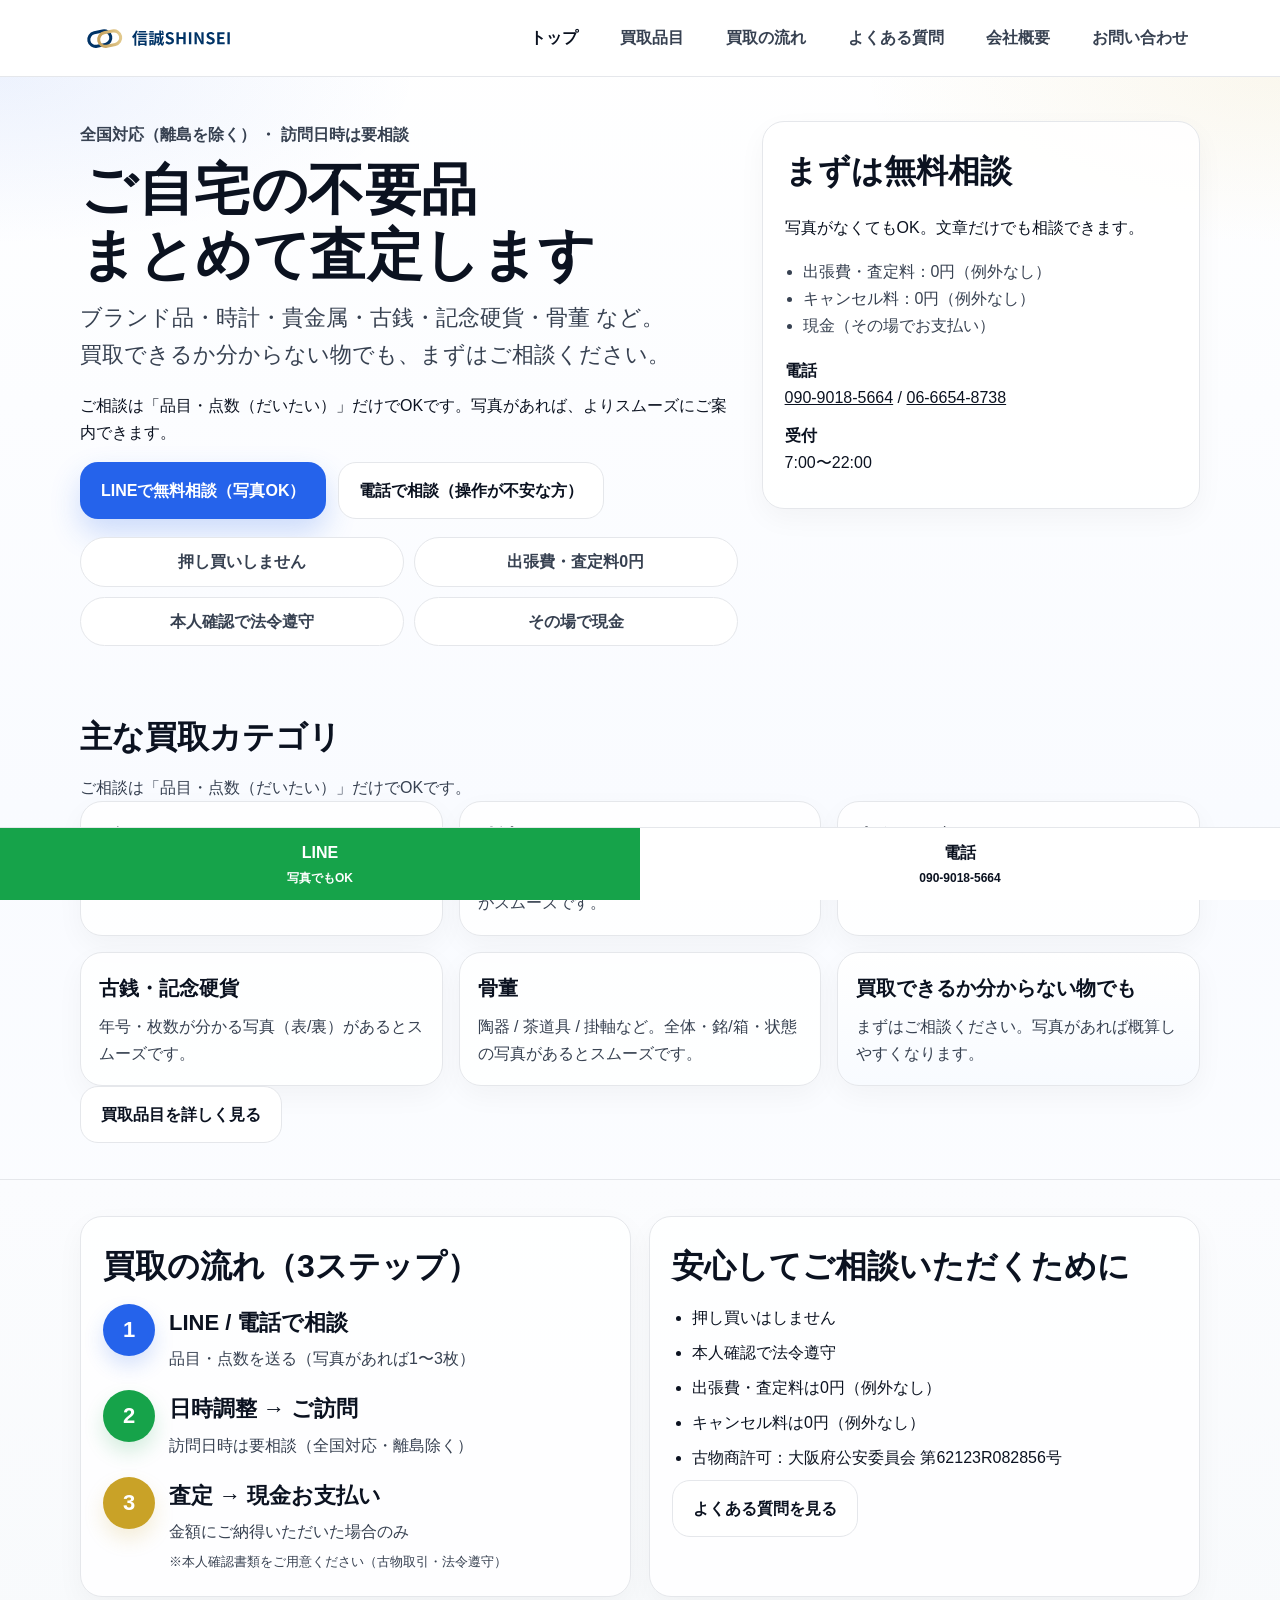
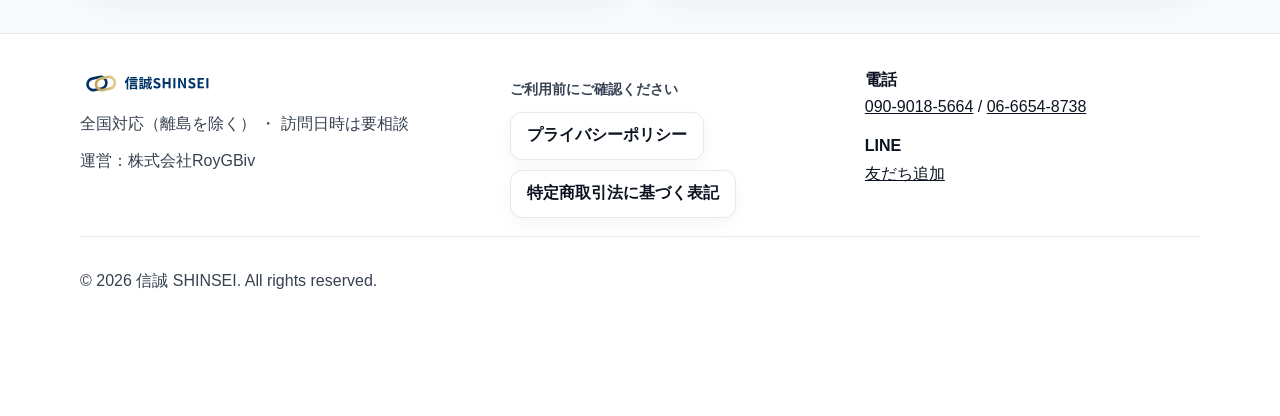
<file: index.html>
<!doctype html>
<html lang="ja">
<head>
  <meta charset="utf-8">
  <meta name="viewport" content="width=device-width, initial-scale=1">
  <title>信誠 SHINSEI｜ご自宅の不要品 まとめて査定します</title>
  <meta name="description" content="ご自宅の不要品をまとめて査定。ブランド品・時計・貴金属・古銭・骨董など、まずはLINEか電話で無料相談。">
  <link rel="canonical" href="https://weichuimengu-bit.github.io/sxtutixyou66kaitori/index.html">
  <meta property="og:type" content="website">
  <meta property="og:site_name" content="信誠 SHINSEI">
  <meta property="og:title" content="信誠 SHINSEI｜ご自宅の不要品 まとめて査定します">
  <meta property="og:description" content="ご自宅の不要品をまとめて査定。ブランド品・時計・貴金属・古銭・骨董など、まずはLINEか電話で無料相談。">
  <meta property="og:url" content="https://weichuimengu-bit.github.io/sxtutixyou66kaitori/index.html">
  <meta property="og:image" content="https://weichuimengu-bit.github.io/sxtutixyou66kaitori/ogp.png">
  <meta name="theme-color" content="#0B1220">
  <link rel="icon" href="favicon.svg" type="image/svg+xml">
  <link rel="stylesheet" href="styles.css">
  <script type="application/ld+json">
  {
    "@context": "https://schema.org",
    "@type": "LocalBusiness",
    "name": "信誠 SHINSEI",
    "legalName": "株式会社RoyGBiv",
    "url": "https://weichuimengu-bit.github.io/sxtutixyou66kaitori/",
    "telephone": ["06-6654-8738", "090-9018-5664"],
    "email": "weichuimengu@gmail.com",
    "address": {
      "@type": "PostalAddress",
      "streetAddress": "〒546-0024 大阪府大阪市東住吉区公園南矢田2丁目16-19 公園南2山本-C号",
      "postalCode": "546-0024",
      "addressCountry": "JP"
    },
    "areaServed": "JP"
  }
  </script>
</head>
<body>
  <a href="#main" class="skip-link">本文へスキップ</a>

  <header class="site-header">
    <div class="container header-inner">
      <a href="index.html" class="brand" aria-label="信誠 SHINSEI トップへ">
        <img src="logo.svg" alt="信誠 SHINSEI" class="brand-logo">
      </a>

      <button class="nav-toggle" type="button" aria-expanded="false" aria-controls="global-nav">
        <span class="nav-toggle__icon" aria-hidden="true"></span>
        <span class="nav-toggle__label">メニュー</span>
      </button>

      <nav id="global-nav" class="site-nav" aria-label="グローバルナビ">
        <a href="index.html" class="is-active">トップ</a>
        <a href="items.html">買取品目</a>
        <a href="flow.html">買取の流れ</a>
        <a href="faq.html">よくある質問</a>
        <a href="company.html">会社概要</a>
        <a href="contact.html">お問い合わせ</a>
      </nav>
    </div>
  </header>

  <main id="main">

<section class="hero hero-v24">
  <div class="container hero-inner">
    <div class="hero-copy">
      <p class="hero-kicker">全国対応（離島を除く） ・ 訪問日時は要相談</p>
      <h1>ご自宅の不要品<br>まとめて査定します</h1>
      <p class="hero-lead">ブランド品・時計・貴金属・古銭・記念硬貨・骨董 など。<br>買取できるか分からない物でも、まずはご相談ください。</p>
      <p class="hero-note">ご相談は「品目・点数（だいたい）」だけでOKです。写真があれば、よりスムーズにご案内できます。</p>

      <div class="hero-actions">
        <a href="https://lin.ee/e8Pu3CO" target="_blank" rel="noopener noreferrer" class="btn btn-primary">LINEで無料相談（写真OK）</a>
        <a href="tel:09090185664" class="btn btn-outline">電話で相談（操作が不安な方）</a>
      </div>

      <div class="trust-grid trust-grid-v24">
        <div class="trust-pill">押し買いしません</div>
        <div class="trust-pill">出張費・査定料0円</div>
        <div class="trust-pill">本人確認で法令遵守</div>
        <div class="trust-pill">その場で現金</div>
      </div>
    </div>

    <div class="hero-panel">
      <h2>まずは無料相談</h2>
      <p>写真がなくてもOK。文章だけでも相談できます。</p>
      <ul class="hero-panel__list">
        <li>出張費・査定料：0円（例外なし）</li>
        <li>キャンセル料：0円（例外なし）</li>
        <li>現金（その場でお支払い）</li>
      </ul>
      <div class="hero-panel__contact">
        <p><strong>電話</strong><br><a href="tel:09090185664">090-9018-5664</a> / <a href="tel:0666548738">06-6654-8738</a></p>
        <p><strong>受付</strong><br>7:00〜22:00</p>
      </div>
    </div>
  </div>
</section>

<section class="section">
  <div class="container">
    <div class="section-head">
      <h2>主な買取カテゴリ</h2>
      <p>ご相談は「品目・点数（だいたい）」だけでOKです。</p>
    </div>

    <div class="card-grid">
      <article class="card">
        <h3>ブランド品</h3>
        <p>バッグ / 財布 / 小物 / アクセサリーなど。</p>
      </article>
      <article class="card">
        <h3>時計</h3>
        <p>付属品がなくても買取できます。あれば確認がスムーズです。</p>
      </article>
      <article class="card">
        <h3>貴金属・宝飾品</h3>
        <p>金 / プラチナ / ジュエリーなど。</p>
      </article>
      <article class="card">
        <h3>古銭・記念硬貨</h3>
        <p>年号・枚数が分かる写真（表/裏）があるとスムーズです。</p>
      </article>
      <article class="card">
        <h3>骨董</h3>
        <p>陶器 / 茶道具 / 掛軸など。全体・銘/箱・状態の写真があるとスムーズです。</p>
      </article>
      <article class="card card-emphasis">
        <h3>買取できるか分からない物でも</h3>
        <p>まずはご相談ください。写真があれば概算しやすくなります。</p>
      </article>
    </div>

    <div class="section-cta">
      <a href="items.html" class="btn btn-outline">買取品目を詳しく見る</a>
    </div>
  </div>
</section>

<section class="section section-alt">
  <div class="container split">
    <div class="split-card">
      <h2>買取の流れ（3ステップ）</h2>
      <ol class="steps">
        <li>
          <span class="step-num">1</span>
          <div>
            <h3>LINE / 電話で相談</h3>
            <p>品目・点数を送る（写真があれば1〜3枚）</p>
          </div>
        </li>
        <li>
          <span class="step-num">2</span>
          <div>
            <h3>日時調整 → ご訪問</h3>
            <p>訪問日時は要相談（全国対応・離島除く）</p>
          </div>
        </li>
        <li>
          <span class="step-num">3</span>
          <div>
            <h3>査定 → 現金お支払い</h3>
            <p>金額にご納得いただいた場合のみ</p>
            <small>※本人確認書類をご用意ください（古物取引・法令遵守）</small>
          </div>
        </li>
      </ol>
    </div>

    <div class="split-card">
      <h2>安心してご相談いただくために</h2>
      <ul class="bullet-list">
        <li>押し買いはしません</li>
        <li>本人確認で法令遵守</li>
        <li>出張費・査定料は0円（例外なし）</li>
        <li>キャンセル料は0円（例外なし）</li>
        <li>古物商許可：大阪府公安委員会 第62123R082856号</li>
      </ul>
      <div class="section-cta">
        <a href="faq.html" class="btn btn-outline">よくある質問を見る</a>
      </div>
    </div>
  </div>
</section>

  </main>

  
<footer class="site-footer">
  <div class="container">
    <div class="footer-top">
      <div class="footer-brand">
        <img src="logo.svg" alt="信誠 SHINSEI" class="footer-logo">
        <p class="footer-meta">全国対応（離島を除く） ・ 訪問日時は要相談</p>
        <p class="footer-meta">運営：株式会社RoyGBiv</p>
      </div>

      <div class="footer-links">
        <p class="footer-links__title">ご利用前にご確認ください</p>
        <div class="footer-docs">
          <a href="privacy.html" class="footer-doc-link">プライバシーポリシー</a>
          <a href="tokushoho.html" class="footer-doc-link">特定商取引法に基づく表記</a>
        </div>
      </div>

      <div class="footer-contact">
        <p><strong>電話</strong><br><a href="tel:09090185664">090-9018-5664</a> / <a href="tel:0666548738">06-6654-8738</a></p>
        <p><strong>LINE</strong><br><a href="https://lin.ee/e8Pu3CO" target="_blank" rel="noopener noreferrer">友だち追加</a></p>
      </div>
    </div>

    <div class="footer-bottom">
      <p>© 2026 信誠 SHINSEI. All rights reserved.</p>
    </div>
  </div>
</footer>

<div class="cta-bar" aria-label="固定CTA">
  <a href="https://lin.ee/e8Pu3CO" target="_blank" rel="noopener noreferrer" class="cta-bar__line">LINE<br><span>写真でもOK</span></a>
  <a href="tel:09090185664" class="cta-bar__tel">電話<br><span>090-9018-5664</span></a>
</div>

<script src="main.js"></script>

</body>
</html>
</file>
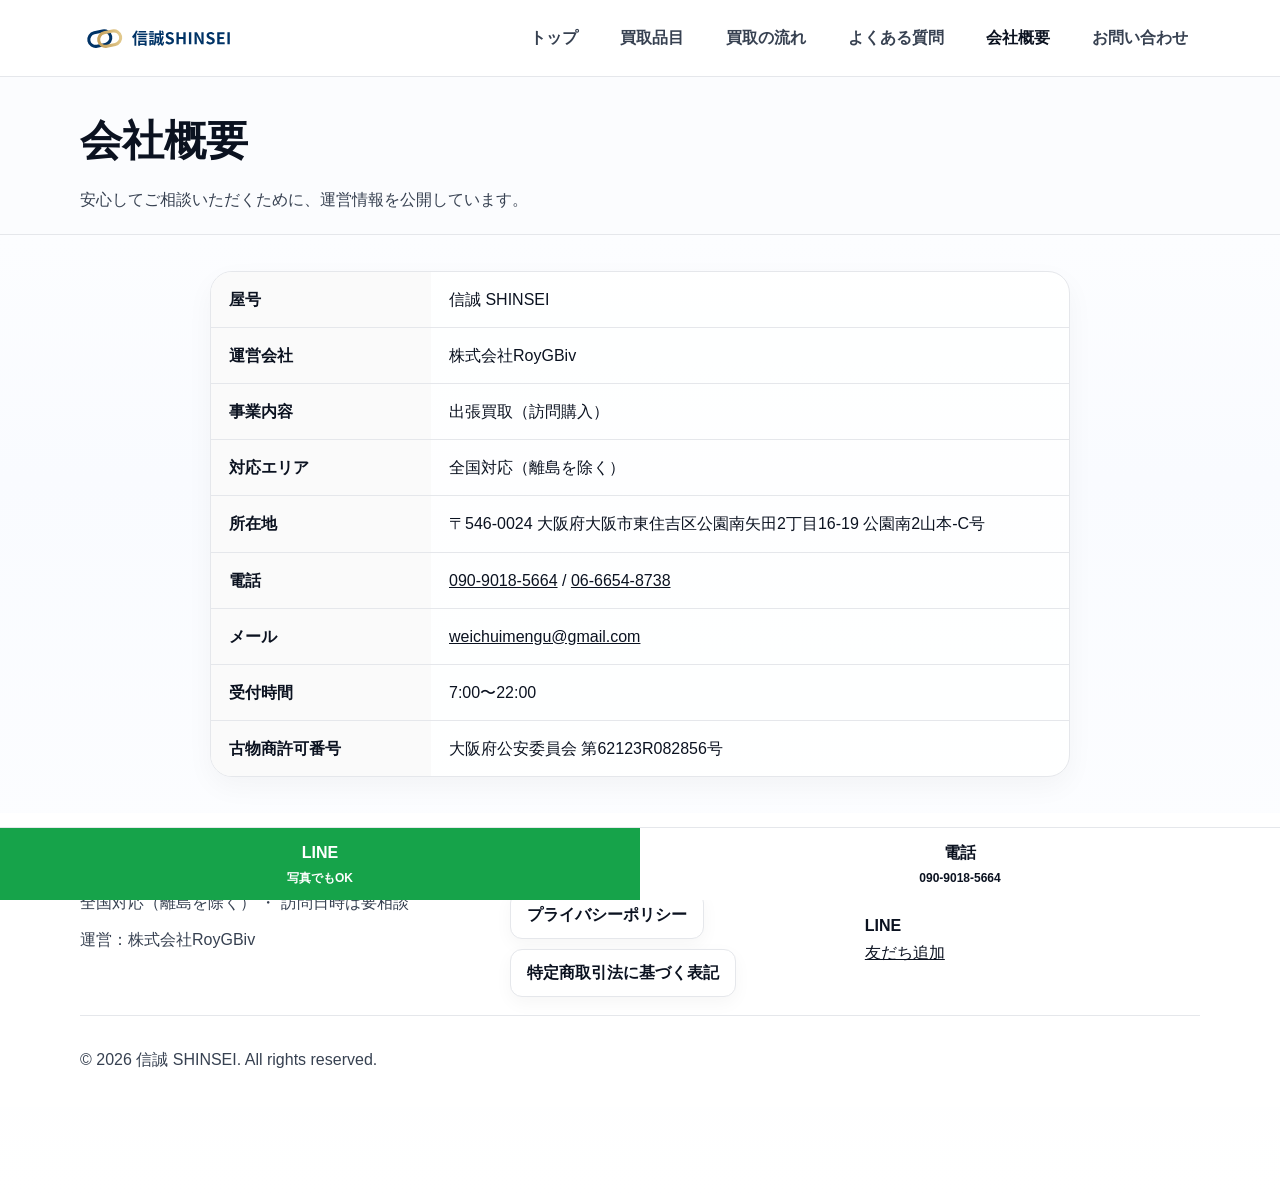
<file: company.html>
<!doctype html>
<html lang="ja">
<head>
  <meta charset="utf-8">
  <meta name="viewport" content="width=device-width, initial-scale=1">
  <title>会社概要｜信誠 SHINSEI</title>
  <meta name="description" content="運営会社、所在地、古物商許可番号、連絡先などの会社情報を掲載しています。">
  <link rel="canonical" href="https://weichuimengu-bit.github.io/sxtutixyou66kaitori/company.html">
  <meta property="og:type" content="website">
  <meta property="og:site_name" content="信誠 SHINSEI">
  <meta property="og:title" content="会社概要｜信誠 SHINSEI">
  <meta property="og:description" content="運営会社、所在地、古物商許可番号、連絡先などの会社情報を掲載しています。">
  <meta property="og:url" content="https://weichuimengu-bit.github.io/sxtutixyou66kaitori/company.html">
  <meta property="og:image" content="https://weichuimengu-bit.github.io/sxtutixyou66kaitori/ogp.png">
  <meta name="theme-color" content="#0B1220">
  <link rel="icon" href="favicon.svg" type="image/svg+xml">
  <link rel="stylesheet" href="styles.css">
  <script type="application/ld+json">
  {
    "@context": "https://schema.org",
    "@type": "LocalBusiness",
    "name": "信誠 SHINSEI",
    "legalName": "株式会社RoyGBiv",
    "url": "https://weichuimengu-bit.github.io/sxtutixyou66kaitori/",
    "telephone": ["06-6654-8738", "090-9018-5664"],
    "email": "weichuimengu@gmail.com",
    "address": {
      "@type": "PostalAddress",
      "streetAddress": "〒546-0024 大阪府大阪市東住吉区公園南矢田2丁目16-19 公園南2山本-C号",
      "postalCode": "546-0024",
      "addressCountry": "JP"
    },
    "areaServed": "JP"
  }
  </script>
</head>
<body>
  <a href="#main" class="skip-link">本文へスキップ</a>

  <header class="site-header">
    <div class="container header-inner">
      <a href="index.html" class="brand" aria-label="信誠 SHINSEI トップへ">
        <img src="logo.svg" alt="信誠 SHINSEI" class="brand-logo">
      </a>

      <button class="nav-toggle" type="button" aria-expanded="false" aria-controls="global-nav">
        <span class="nav-toggle__icon" aria-hidden="true"></span>
        <span class="nav-toggle__label">メニュー</span>
      </button>

      <nav id="global-nav" class="site-nav" aria-label="グローバルナビ">
        <a href="index.html">トップ</a>
        <a href="items.html">買取品目</a>
        <a href="flow.html">買取の流れ</a>
        <a href="faq.html">よくある質問</a>
        <a href="company.html" class="is-active">会社概要</a>
        <a href="contact.html">お問い合わせ</a>
      </nav>
    </div>
  </header>

  <main id="main">

<section class="page-hero">
  <div class="container">
    <h1>会社概要</h1>
    <p>安心してご相談いただくために、運営情報を公開しています。</p>
  </div>
</section>

<section class="section">
  <div class="container narrow">
    <div class="info-table">
      <div><strong>屋号</strong></div><div>信誠 SHINSEI</div>
      <div><strong>運営会社</strong></div><div>株式会社RoyGBiv</div>
      <div><strong>事業内容</strong></div><div>出張買取（訪問購入）</div>
      <div><strong>対応エリア</strong></div><div>全国対応（離島を除く）</div>
      <div><strong>所在地</strong></div><div>〒546-0024 大阪府大阪市東住吉区公園南矢田2丁目16-19 公園南2山本-C号</div>
      <div><strong>電話</strong></div><div><a href="tel:09090185664">090-9018-5664</a> / <a href="tel:0666548738">06-6654-8738</a></div>
      <div><strong>メール</strong></div><div><a href="mailto:weichuimengu@gmail.com">weichuimengu@gmail.com</a></div>
      <div><strong>受付時間</strong></div><div>7:00〜22:00</div>
      <div><strong>古物商許可番号</strong></div><div>大阪府公安委員会 第62123R082856号</div>
    </div>
  </div>
</section>

  </main>

  
<footer class="site-footer">
  <div class="container">
    <div class="footer-top">
      <div class="footer-brand">
        <img src="logo.svg" alt="信誠 SHINSEI" class="footer-logo">
        <p class="footer-meta">全国対応（離島を除く） ・ 訪問日時は要相談</p>
        <p class="footer-meta">運営：株式会社RoyGBiv</p>
      </div>

      <div class="footer-links">
        <p class="footer-links__title">ご利用前にご確認ください</p>
        <div class="footer-docs">
          <a href="privacy.html" class="footer-doc-link">プライバシーポリシー</a>
          <a href="tokushoho.html" class="footer-doc-link">特定商取引法に基づく表記</a>
        </div>
      </div>

      <div class="footer-contact">
        <p><strong>電話</strong><br><a href="tel:09090185664">090-9018-5664</a> / <a href="tel:0666548738">06-6654-8738</a></p>
        <p><strong>LINE</strong><br><a href="https://lin.ee/e8Pu3CO" target="_blank" rel="noopener noreferrer">友だち追加</a></p>
      </div>
    </div>

    <div class="footer-bottom">
      <p>© 2026 信誠 SHINSEI. All rights reserved.</p>
    </div>
  </div>
</footer>

<div class="cta-bar" aria-label="固定CTA">
  <a href="https://lin.ee/e8Pu3CO" target="_blank" rel="noopener noreferrer" class="cta-bar__line">LINE<br><span>写真でもOK</span></a>
  <a href="tel:09090185664" class="cta-bar__tel">電話<br><span>090-9018-5664</span></a>
</div>

<script src="main.js"></script>

</body>
</html>
</file>
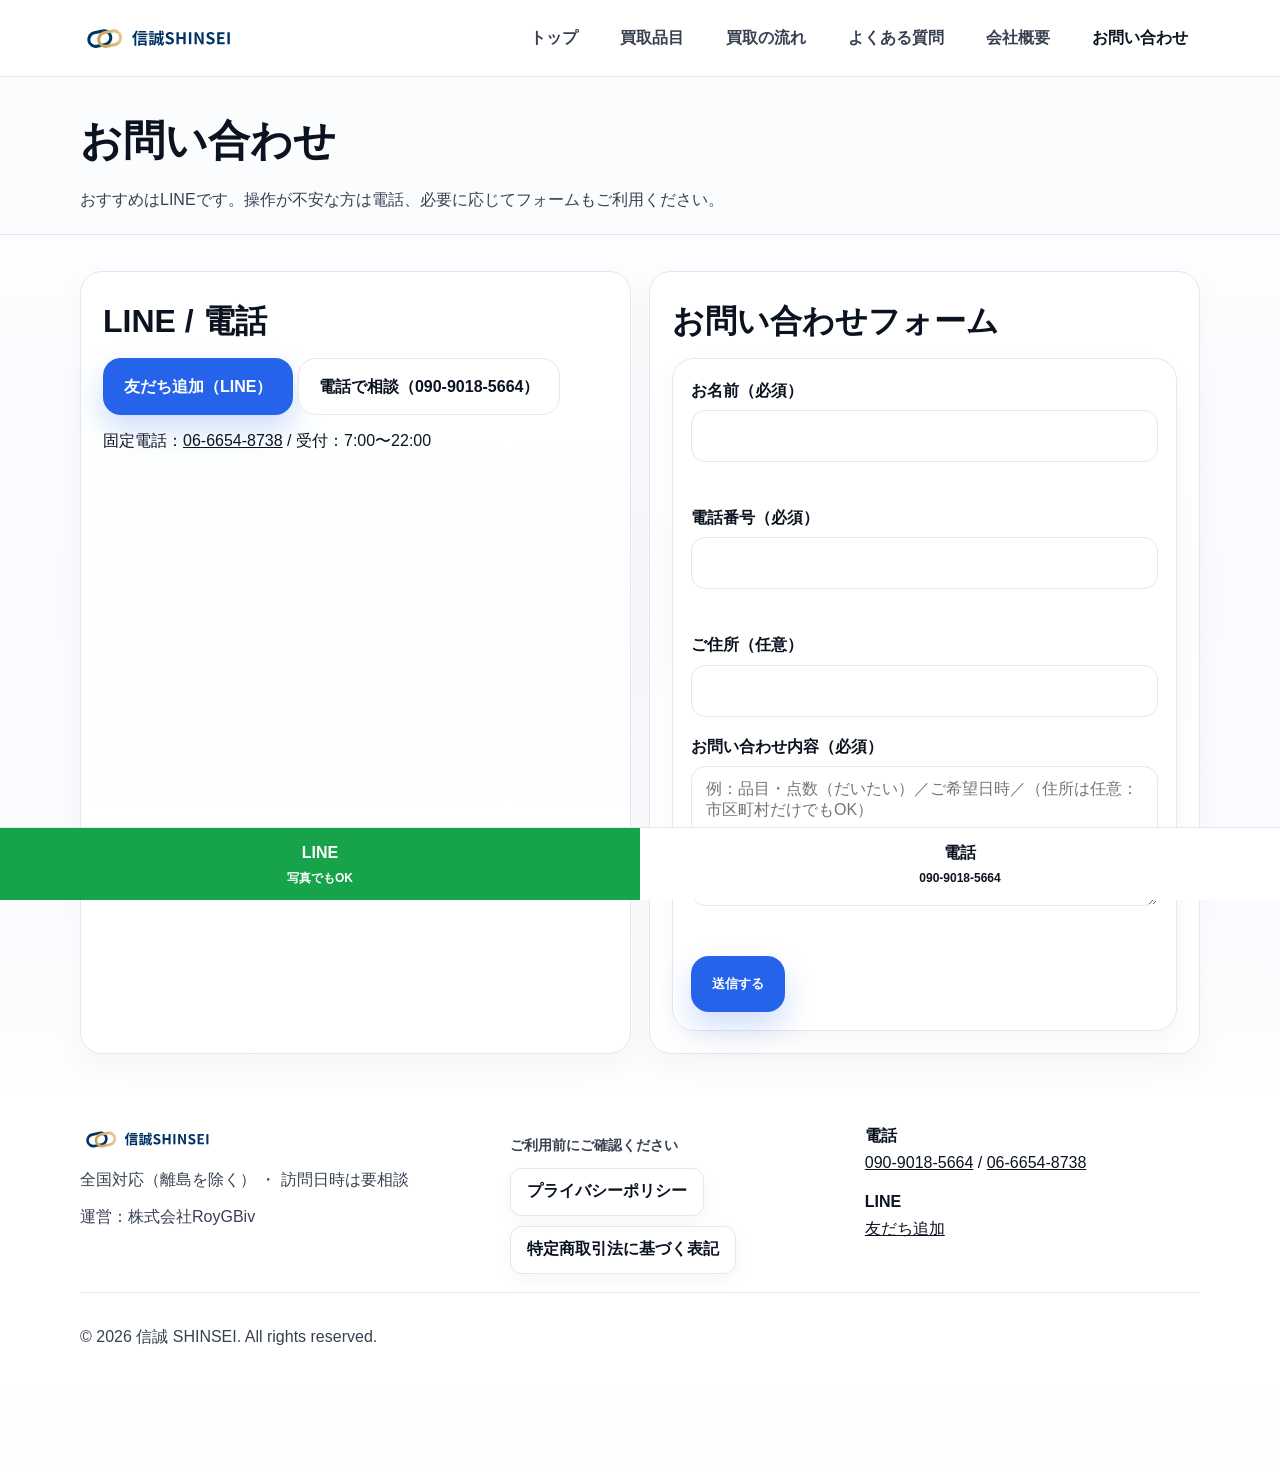
<file: contact.html>
<!doctype html>
<html lang="ja">
<head>
  <meta charset="utf-8">
  <meta name="viewport" content="width=device-width, initial-scale=1">
  <title>お問い合わせ｜信誠 SHINSEI</title>
  <meta name="description" content="LINE・電話・フォームからお問い合わせいただけます。おすすめはLINEです。">
  <link rel="canonical" href="https://weichuimengu-bit.github.io/sxtutixyou66kaitori/contact.html">
  <meta property="og:type" content="website">
  <meta property="og:site_name" content="信誠 SHINSEI">
  <meta property="og:title" content="お問い合わせ｜信誠 SHINSEI">
  <meta property="og:description" content="LINE・電話・フォームからお問い合わせいただけます。おすすめはLINEです。">
  <meta property="og:url" content="https://weichuimengu-bit.github.io/sxtutixyou66kaitori/contact.html">
  <meta property="og:image" content="https://weichuimengu-bit.github.io/sxtutixyou66kaitori/ogp.png">
  <meta name="theme-color" content="#0B1220">
  <link rel="icon" href="favicon.svg" type="image/svg+xml">
  <link rel="stylesheet" href="styles.css">
  <script type="application/ld+json">
  {
    "@context": "https://schema.org",
    "@type": "LocalBusiness",
    "name": "信誠 SHINSEI",
    "legalName": "株式会社RoyGBiv",
    "url": "https://weichuimengu-bit.github.io/sxtutixyou66kaitori/",
    "telephone": ["06-6654-8738", "090-9018-5664"],
    "email": "weichuimengu@gmail.com",
    "address": {
      "@type": "PostalAddress",
      "streetAddress": "〒546-0024 大阪府大阪市東住吉区公園南矢田2丁目16-19 公園南2山本-C号",
      "postalCode": "546-0024",
      "addressCountry": "JP"
    },
    "areaServed": "JP"
  }
  </script>
</head>
<body>
  <a href="#main" class="skip-link">本文へスキップ</a>

  <header class="site-header">
    <div class="container header-inner">
      <a href="index.html" class="brand" aria-label="信誠 SHINSEI トップへ">
        <img src="logo.svg" alt="信誠 SHINSEI" class="brand-logo">
      </a>

      <button class="nav-toggle" type="button" aria-expanded="false" aria-controls="global-nav">
        <span class="nav-toggle__icon" aria-hidden="true"></span>
        <span class="nav-toggle__label">メニュー</span>
      </button>

      <nav id="global-nav" class="site-nav" aria-label="グローバルナビ">
        <a href="index.html">トップ</a>
        <a href="items.html">買取品目</a>
        <a href="flow.html">買取の流れ</a>
        <a href="faq.html">よくある質問</a>
        <a href="company.html">会社概要</a>
        <a href="contact.html" class="is-active">お問い合わせ</a>
      </nav>
    </div>
  </header>

  <main id="main">

<section class="page-hero">
  <div class="container">
    <h1>お問い合わせ</h1>
    <p>おすすめはLINEです。操作が不安な方は電話、必要に応じてフォームもご利用ください。</p>
  </div>
</section>

<section class="section">
  <div class="container split">
    <div class="split-card">
      <h2>LINE / 電話</h2>
      <div class="contact-stack">
        <a href="https://lin.ee/e8Pu3CO" target="_blank" rel="noopener noreferrer" class="btn btn-primary">友だち追加（LINE）</a>
        <a href="tel:09090185664" class="btn btn-outline">電話で相談（090-9018-5664）</a>
        <p class="muted">固定電話：<a href="tel:0666548738">06-6654-8738</a> / 受付：7:00〜22:00</p>
      </div>
    </div>

    <div class="split-card">
      <h2>お問い合わせフォーム</h2>
      <form id="contactForm" class="contact-form" action="https://formspree.io/f/xeelpnpg" method="POST" novalidate>
        <div class="form-row">
          <label for="name">お名前（必須）</label>
          <input id="name" name="name" type="text" autocomplete="name" required>
          <small class="error" id="nameError"></small>
        </div>

        <div class="form-row">
          <label for="tel">電話番号（必須）</label>
          <input id="tel" name="tel" type="tel" inputmode="tel" autocomplete="tel" required>
          <small class="error" id="telError"></small>
        </div>

        <div class="form-row">
          <label for="address">ご住所（任意）</label>
          <input id="address" name="address" type="text" autocomplete="street-address">
        </div>

        <div class="form-row">
          <label for="message">お問い合わせ内容（必須）</label>
          <textarea id="message" name="message" rows="6" required placeholder="例：品目・点数（だいたい）／ご希望日時／（住所は任意：市区町村だけでもOK）"></textarea>
          <small class="error" id="messageError"></small>
        </div>

        <button type="submit" class="btn btn-primary">送信する</button>
        <p class="success" id="formSuccess" hidden>送信しました。折り返しご連絡します。</p>
      </form>
    </div>
  </div>
</section>

  </main>

  
<footer class="site-footer">
  <div class="container">
    <div class="footer-top">
      <div class="footer-brand">
        <img src="logo.svg" alt="信誠 SHINSEI" class="footer-logo">
        <p class="footer-meta">全国対応（離島を除く） ・ 訪問日時は要相談</p>
        <p class="footer-meta">運営：株式会社RoyGBiv</p>
      </div>

      <div class="footer-links">
        <p class="footer-links__title">ご利用前にご確認ください</p>
        <div class="footer-docs">
          <a href="privacy.html" class="footer-doc-link">プライバシーポリシー</a>
          <a href="tokushoho.html" class="footer-doc-link">特定商取引法に基づく表記</a>
        </div>
      </div>

      <div class="footer-contact">
        <p><strong>電話</strong><br><a href="tel:09090185664">090-9018-5664</a> / <a href="tel:0666548738">06-6654-8738</a></p>
        <p><strong>LINE</strong><br><a href="https://lin.ee/e8Pu3CO" target="_blank" rel="noopener noreferrer">友だち追加</a></p>
      </div>
    </div>

    <div class="footer-bottom">
      <p>© 2026 信誠 SHINSEI. All rights reserved.</p>
    </div>
  </div>
</footer>

<div class="cta-bar" aria-label="固定CTA">
  <a href="https://lin.ee/e8Pu3CO" target="_blank" rel="noopener noreferrer" class="cta-bar__line">LINE<br><span>写真でもOK</span></a>
  <a href="tel:09090185664" class="cta-bar__tel">電話<br><span>090-9018-5664</span></a>
</div>

<script src="main.js"></script>

</body>
</html>
</file>
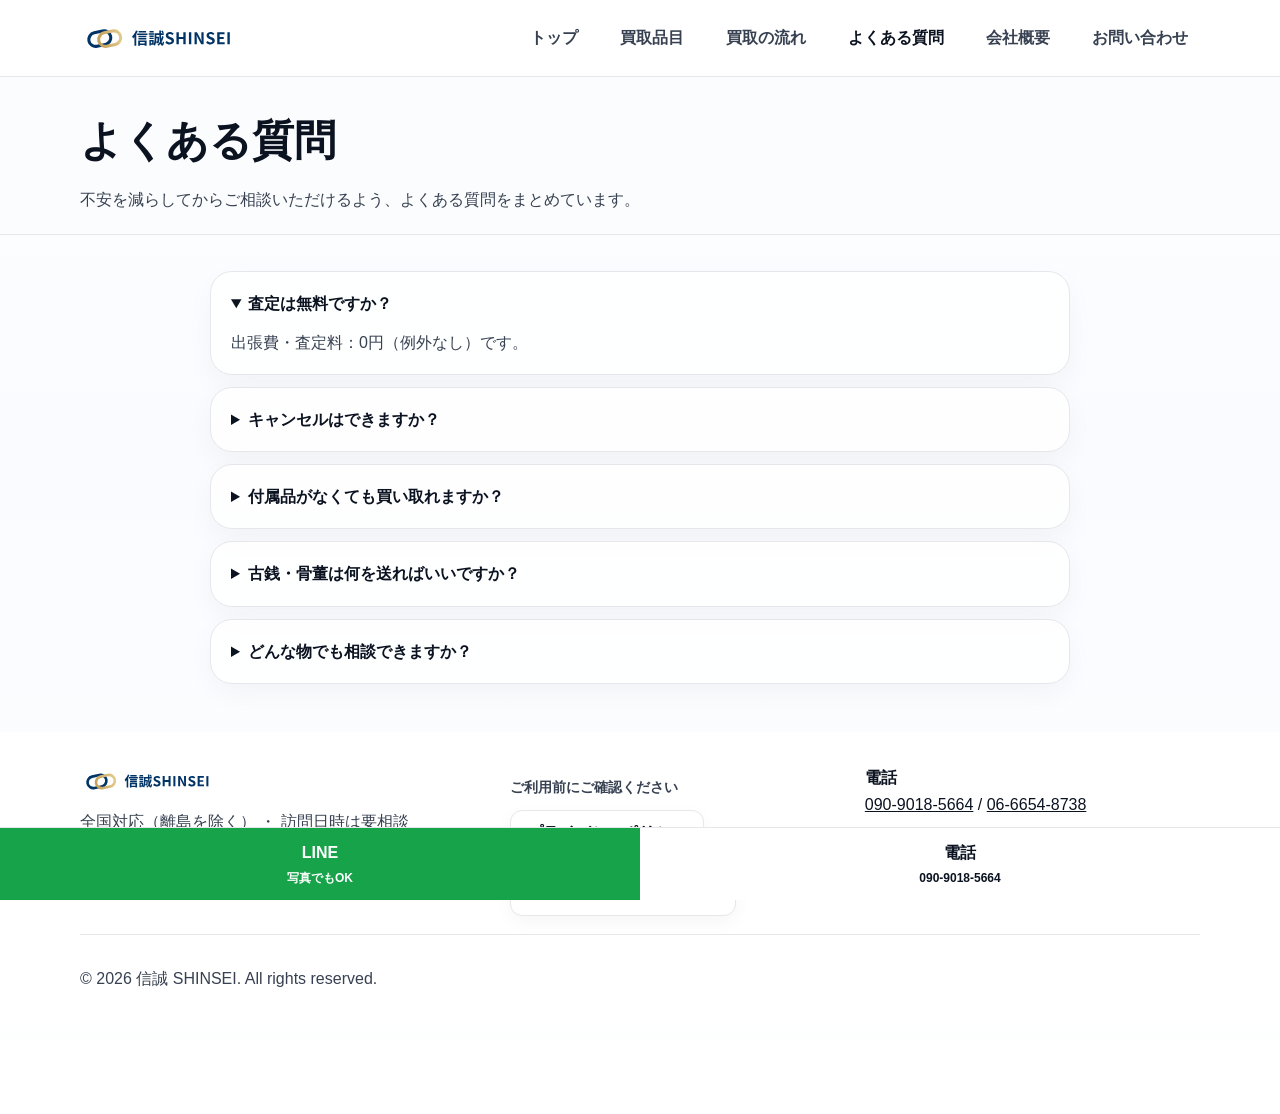
<file: faq.html>
<!doctype html>
<html lang="ja">
<head>
  <meta charset="utf-8">
  <meta name="viewport" content="width=device-width, initial-scale=1">
  <title>よくある質問｜信誠 SHINSEI</title>
  <meta name="description" content="査定無料、キャンセル、付属品なしOKなど、よくある質問をまとめています。">
  <link rel="canonical" href="https://weichuimengu-bit.github.io/sxtutixyou66kaitori/faq.html">
  <meta property="og:type" content="website">
  <meta property="og:site_name" content="信誠 SHINSEI">
  <meta property="og:title" content="よくある質問｜信誠 SHINSEI">
  <meta property="og:description" content="査定無料、キャンセル、付属品なしOKなど、よくある質問をまとめています。">
  <meta property="og:url" content="https://weichuimengu-bit.github.io/sxtutixyou66kaitori/faq.html">
  <meta property="og:image" content="https://weichuimengu-bit.github.io/sxtutixyou66kaitori/ogp.png">
  <meta name="theme-color" content="#0B1220">
  <link rel="icon" href="favicon.svg" type="image/svg+xml">
  <link rel="stylesheet" href="styles.css">
  <script type="application/ld+json">
  {
    "@context": "https://schema.org",
    "@type": "LocalBusiness",
    "name": "信誠 SHINSEI",
    "legalName": "株式会社RoyGBiv",
    "url": "https://weichuimengu-bit.github.io/sxtutixyou66kaitori/",
    "telephone": ["06-6654-8738", "090-9018-5664"],
    "email": "weichuimengu@gmail.com",
    "address": {
      "@type": "PostalAddress",
      "streetAddress": "〒546-0024 大阪府大阪市東住吉区公園南矢田2丁目16-19 公園南2山本-C号",
      "postalCode": "546-0024",
      "addressCountry": "JP"
    },
    "areaServed": "JP"
  }
  </script>
</head>
<body>
  <a href="#main" class="skip-link">本文へスキップ</a>

  <header class="site-header">
    <div class="container header-inner">
      <a href="index.html" class="brand" aria-label="信誠 SHINSEI トップへ">
        <img src="logo.svg" alt="信誠 SHINSEI" class="brand-logo">
      </a>

      <button class="nav-toggle" type="button" aria-expanded="false" aria-controls="global-nav">
        <span class="nav-toggle__icon" aria-hidden="true"></span>
        <span class="nav-toggle__label">メニュー</span>
      </button>

      <nav id="global-nav" class="site-nav" aria-label="グローバルナビ">
        <a href="index.html">トップ</a>
        <a href="items.html">買取品目</a>
        <a href="flow.html">買取の流れ</a>
        <a href="faq.html" class="is-active">よくある質問</a>
        <a href="company.html">会社概要</a>
        <a href="contact.html">お問い合わせ</a>
      </nav>
    </div>
  </header>

  <main id="main">

<section class="page-hero">
  <div class="container">
    <h1>よくある質問</h1>
    <p>不安を減らしてからご相談いただけるよう、よくある質問をまとめています。</p>
  </div>
</section>

<section class="section">
  <div class="container narrow">
    <details class="faq-item" open>
      <summary>査定は無料ですか？</summary>
      <p>出張費・査定料：0円（例外なし）です。</p>
    </details>
    <details class="faq-item">
      <summary>キャンセルはできますか？</summary>
      <p>キャンセル料：0円（例外なし）です。日程変更も可能な範囲で調整します。</p>
    </details>
    <details class="faq-item">
      <summary>付属品がなくても買い取れますか？</summary>
      <p>はい。<strong>付属品がなくても買取できます</strong>。箱・保証書・替えコマなどがある場合は、確認がスムーズになり査定額に影響することがあります（なくても問題ありません）。</p>
    </details>
    <details class="faq-item">
      <summary>古銭・骨董は何を送ればいいですか？</summary>
      <p>古銭・記念硬貨は「年号・枚数が分かる表/裏写真」。骨董は「種類＋全体・銘/箱・状態」の写真を送ってください。</p>
    </details>
    <details class="faq-item">
      <summary>どんな物でも相談できますか？</summary>
      <p>ブランド品・時計・貴金属・古銭・記念硬貨・骨董などをご相談いただけます。買取できるか分からない物でも、まずはお問い合わせください。</p>
    </details>
  </div>
</section>

  </main>

  
<footer class="site-footer">
  <div class="container">
    <div class="footer-top">
      <div class="footer-brand">
        <img src="logo.svg" alt="信誠 SHINSEI" class="footer-logo">
        <p class="footer-meta">全国対応（離島を除く） ・ 訪問日時は要相談</p>
        <p class="footer-meta">運営：株式会社RoyGBiv</p>
      </div>

      <div class="footer-links">
        <p class="footer-links__title">ご利用前にご確認ください</p>
        <div class="footer-docs">
          <a href="privacy.html" class="footer-doc-link">プライバシーポリシー</a>
          <a href="tokushoho.html" class="footer-doc-link">特定商取引法に基づく表記</a>
        </div>
      </div>

      <div class="footer-contact">
        <p><strong>電話</strong><br><a href="tel:09090185664">090-9018-5664</a> / <a href="tel:0666548738">06-6654-8738</a></p>
        <p><strong>LINE</strong><br><a href="https://lin.ee/e8Pu3CO" target="_blank" rel="noopener noreferrer">友だち追加</a></p>
      </div>
    </div>

    <div class="footer-bottom">
      <p>© 2026 信誠 SHINSEI. All rights reserved.</p>
    </div>
  </div>
</footer>

<div class="cta-bar" aria-label="固定CTA">
  <a href="https://lin.ee/e8Pu3CO" target="_blank" rel="noopener noreferrer" class="cta-bar__line">LINE<br><span>写真でもOK</span></a>
  <a href="tel:09090185664" class="cta-bar__tel">電話<br><span>090-9018-5664</span></a>
</div>

<script src="main.js"></script>

</body>
</html>
</file>
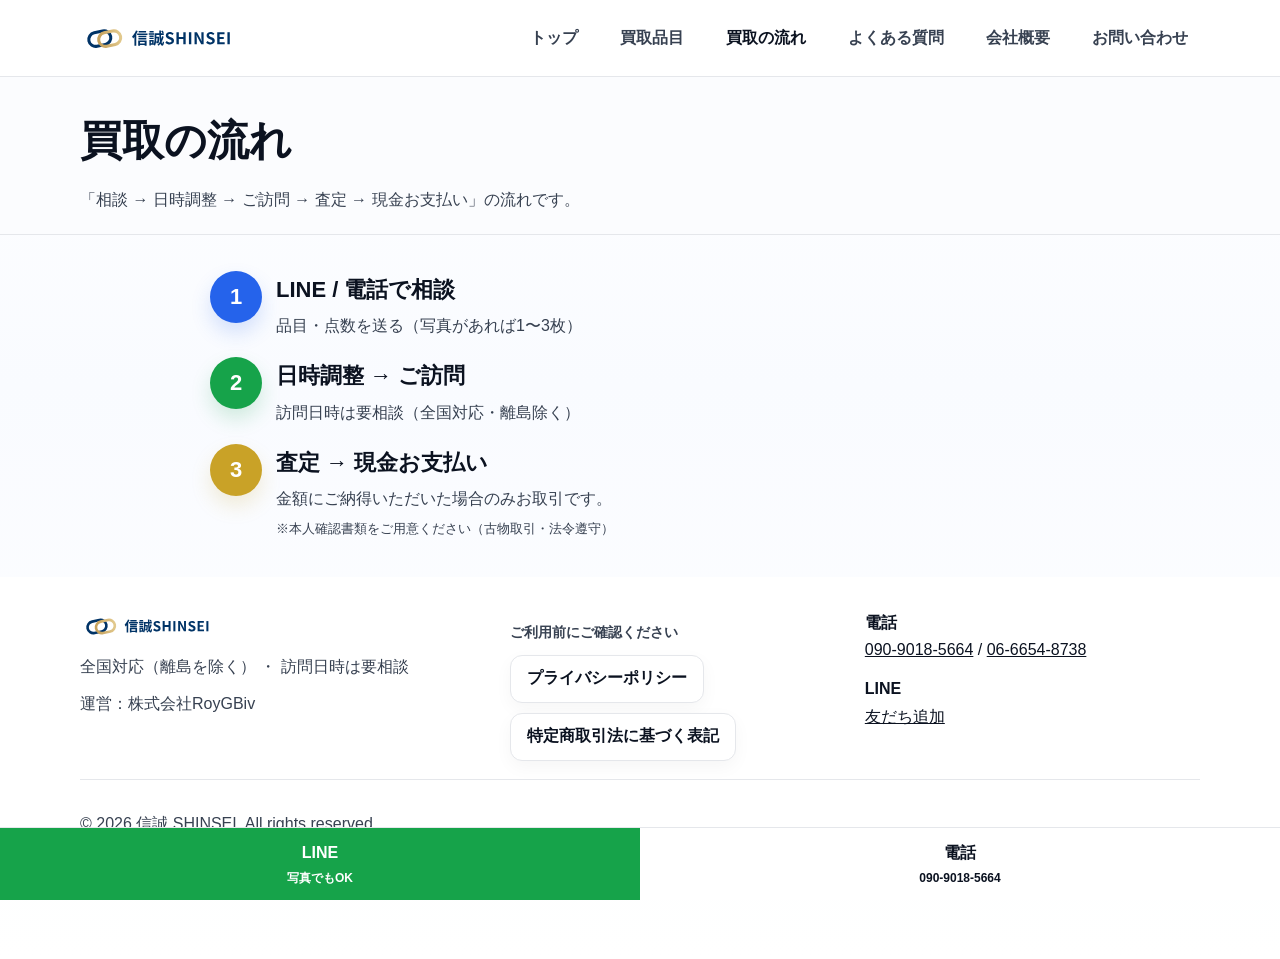
<file: flow.html>
<!doctype html>
<html lang="ja">
<head>
  <meta charset="utf-8">
  <meta name="viewport" content="width=device-width, initial-scale=1">
  <title>買取の流れ｜信誠 SHINSEI</title>
  <meta name="description" content="LINE/電話で相談、日時調整、ご訪問、査定・現金お支払いまでの流れをご案内します。">
  <link rel="canonical" href="https://weichuimengu-bit.github.io/sxtutixyou66kaitori/flow.html">
  <meta property="og:type" content="website">
  <meta property="og:site_name" content="信誠 SHINSEI">
  <meta property="og:title" content="買取の流れ｜信誠 SHINSEI">
  <meta property="og:description" content="LINE/電話で相談、日時調整、ご訪問、査定・現金お支払いまでの流れをご案内します。">
  <meta property="og:url" content="https://weichuimengu-bit.github.io/sxtutixyou66kaitori/flow.html">
  <meta property="og:image" content="https://weichuimengu-bit.github.io/sxtutixyou66kaitori/ogp.png">
  <meta name="theme-color" content="#0B1220">
  <link rel="icon" href="favicon.svg" type="image/svg+xml">
  <link rel="stylesheet" href="styles.css">
  <script type="application/ld+json">
  {
    "@context": "https://schema.org",
    "@type": "LocalBusiness",
    "name": "信誠 SHINSEI",
    "legalName": "株式会社RoyGBiv",
    "url": "https://weichuimengu-bit.github.io/sxtutixyou66kaitori/",
    "telephone": ["06-6654-8738", "090-9018-5664"],
    "email": "weichuimengu@gmail.com",
    "address": {
      "@type": "PostalAddress",
      "streetAddress": "〒546-0024 大阪府大阪市東住吉区公園南矢田2丁目16-19 公園南2山本-C号",
      "postalCode": "546-0024",
      "addressCountry": "JP"
    },
    "areaServed": "JP"
  }
  </script>
</head>
<body>
  <a href="#main" class="skip-link">本文へスキップ</a>

  <header class="site-header">
    <div class="container header-inner">
      <a href="index.html" class="brand" aria-label="信誠 SHINSEI トップへ">
        <img src="logo.svg" alt="信誠 SHINSEI" class="brand-logo">
      </a>

      <button class="nav-toggle" type="button" aria-expanded="false" aria-controls="global-nav">
        <span class="nav-toggle__icon" aria-hidden="true"></span>
        <span class="nav-toggle__label">メニュー</span>
      </button>

      <nav id="global-nav" class="site-nav" aria-label="グローバルナビ">
        <a href="index.html">トップ</a>
        <a href="items.html">買取品目</a>
        <a href="flow.html" class="is-active">買取の流れ</a>
        <a href="faq.html">よくある質問</a>
        <a href="company.html">会社概要</a>
        <a href="contact.html">お問い合わせ</a>
      </nav>
    </div>
  </header>

  <main id="main">

<section class="page-hero">
  <div class="container">
    <h1>買取の流れ</h1>
    <p>「相談 → 日時調整 → ご訪問 → 査定 → 現金お支払い」の流れです。</p>
  </div>
</section>

<section class="section">
  <div class="container narrow">
    <ol class="steps steps-large">
      <li>
        <span class="step-num">1</span>
        <div>
          <h2>LINE / 電話で相談</h2>
          <p>品目・点数を送る（写真があれば1〜3枚）</p>
        </div>
      </li>
      <li>
        <span class="step-num">2</span>
        <div>
          <h2>日時調整 → ご訪問</h2>
          <p>訪問日時は要相談（全国対応・離島除く）</p>
        </div>
      </li>
      <li>
        <span class="step-num">3</span>
        <div>
          <h2>査定 → 現金お支払い</h2>
          <p>金額にご納得いただいた場合のみお取引です。</p>
          <small>※本人確認書類をご用意ください（古物取引・法令遵守）</small>
        </div>
      </li>
    </ol>
  </div>
</section>

  </main>

  
<footer class="site-footer">
  <div class="container">
    <div class="footer-top">
      <div class="footer-brand">
        <img src="logo.svg" alt="信誠 SHINSEI" class="footer-logo">
        <p class="footer-meta">全国対応（離島を除く） ・ 訪問日時は要相談</p>
        <p class="footer-meta">運営：株式会社RoyGBiv</p>
      </div>

      <div class="footer-links">
        <p class="footer-links__title">ご利用前にご確認ください</p>
        <div class="footer-docs">
          <a href="privacy.html" class="footer-doc-link">プライバシーポリシー</a>
          <a href="tokushoho.html" class="footer-doc-link">特定商取引法に基づく表記</a>
        </div>
      </div>

      <div class="footer-contact">
        <p><strong>電話</strong><br><a href="tel:09090185664">090-9018-5664</a> / <a href="tel:0666548738">06-6654-8738</a></p>
        <p><strong>LINE</strong><br><a href="https://lin.ee/e8Pu3CO" target="_blank" rel="noopener noreferrer">友だち追加</a></p>
      </div>
    </div>

    <div class="footer-bottom">
      <p>© 2026 信誠 SHINSEI. All rights reserved.</p>
    </div>
  </div>
</footer>

<div class="cta-bar" aria-label="固定CTA">
  <a href="https://lin.ee/e8Pu3CO" target="_blank" rel="noopener noreferrer" class="cta-bar__line">LINE<br><span>写真でもOK</span></a>
  <a href="tel:09090185664" class="cta-bar__tel">電話<br><span>090-9018-5664</span></a>
</div>

<script src="main.js"></script>

</body>
</html>
</file>
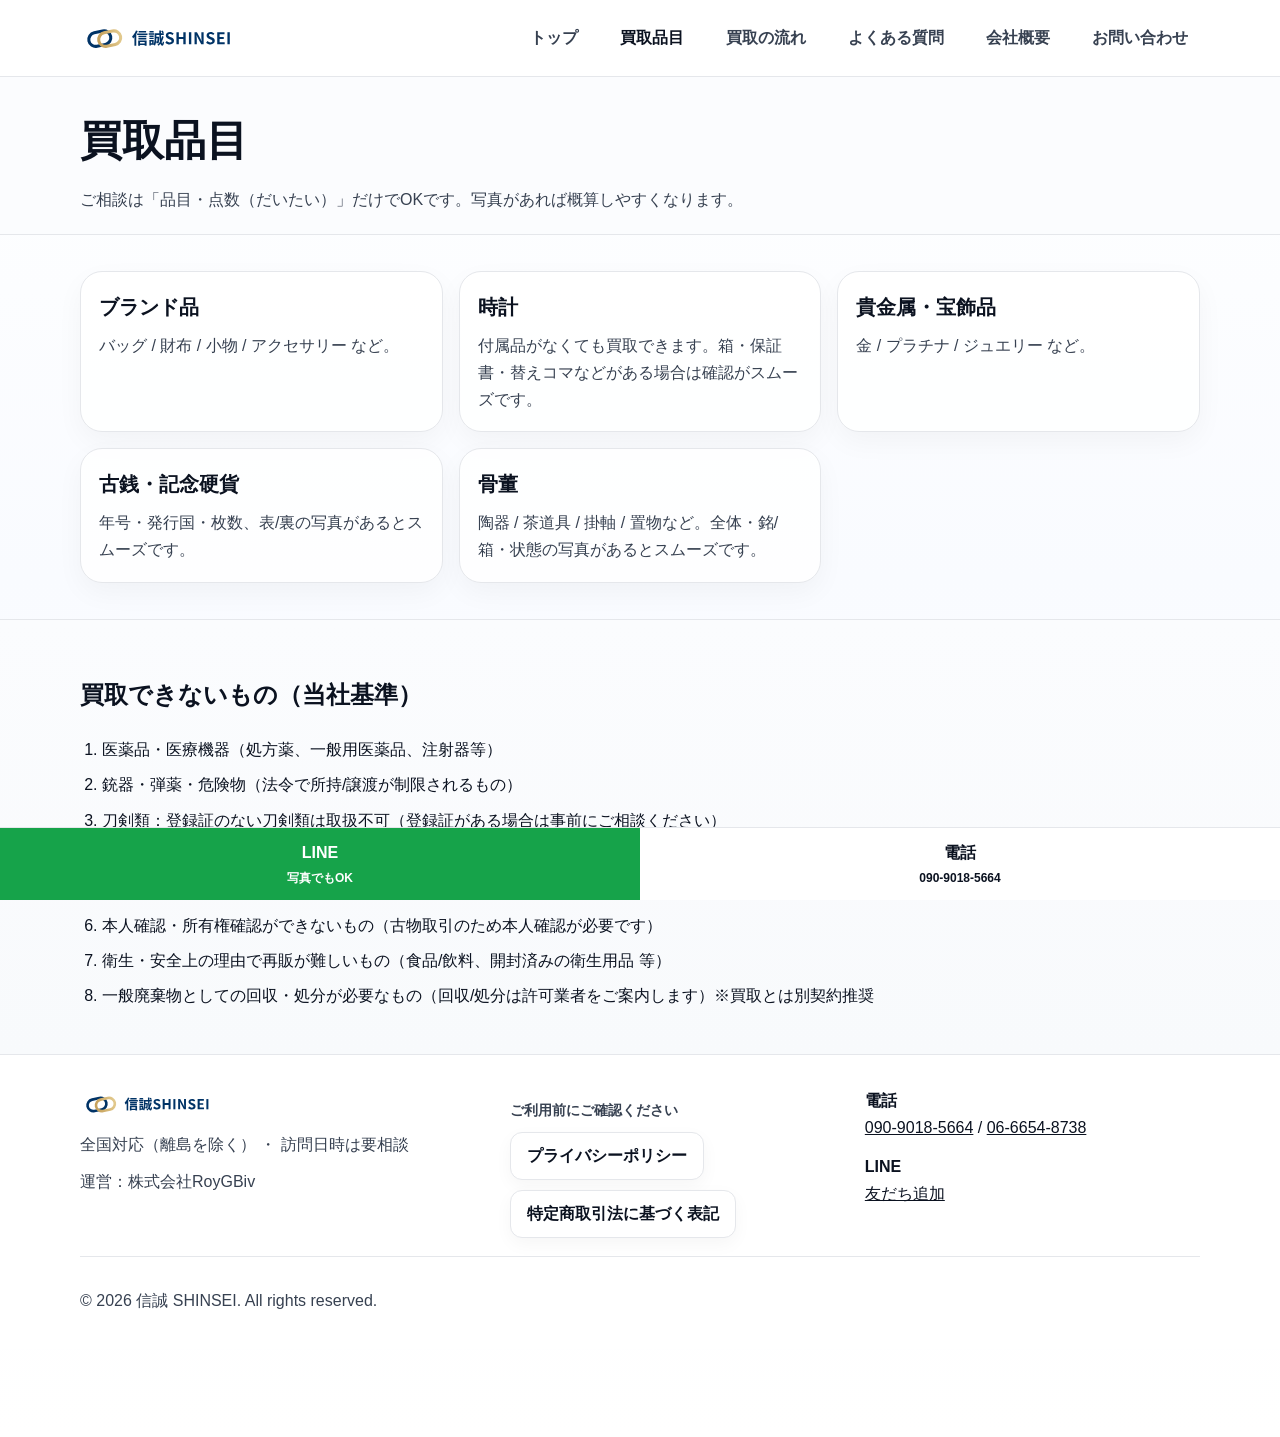
<file: items.html>
<!doctype html>
<html lang="ja">
<head>
  <meta charset="utf-8">
  <meta name="viewport" content="width=device-width, initial-scale=1">
  <title>買取品目｜信誠 SHINSEI</title>
  <meta name="description" content="ブランド品・時計・貴金属・古銭・骨董などの買取品目と、買取できないものの基準をご案内します。">
  <link rel="canonical" href="https://weichuimengu-bit.github.io/sxtutixyou66kaitori/items.html">
  <meta property="og:type" content="website">
  <meta property="og:site_name" content="信誠 SHINSEI">
  <meta property="og:title" content="買取品目｜信誠 SHINSEI">
  <meta property="og:description" content="ブランド品・時計・貴金属・古銭・骨董などの買取品目と、買取できないものの基準をご案内します。">
  <meta property="og:url" content="https://weichuimengu-bit.github.io/sxtutixyou66kaitori/items.html">
  <meta property="og:image" content="https://weichuimengu-bit.github.io/sxtutixyou66kaitori/ogp.png">
  <meta name="theme-color" content="#0B1220">
  <link rel="icon" href="favicon.svg" type="image/svg+xml">
  <link rel="stylesheet" href="styles.css">
  <script type="application/ld+json">
  {
    "@context": "https://schema.org",
    "@type": "LocalBusiness",
    "name": "信誠 SHINSEI",
    "legalName": "株式会社RoyGBiv",
    "url": "https://weichuimengu-bit.github.io/sxtutixyou66kaitori/",
    "telephone": ["06-6654-8738", "090-9018-5664"],
    "email": "weichuimengu@gmail.com",
    "address": {
      "@type": "PostalAddress",
      "streetAddress": "〒546-0024 大阪府大阪市東住吉区公園南矢田2丁目16-19 公園南2山本-C号",
      "postalCode": "546-0024",
      "addressCountry": "JP"
    },
    "areaServed": "JP"
  }
  </script>
</head>
<body>
  <a href="#main" class="skip-link">本文へスキップ</a>

  <header class="site-header">
    <div class="container header-inner">
      <a href="index.html" class="brand" aria-label="信誠 SHINSEI トップへ">
        <img src="logo.svg" alt="信誠 SHINSEI" class="brand-logo">
      </a>

      <button class="nav-toggle" type="button" aria-expanded="false" aria-controls="global-nav">
        <span class="nav-toggle__icon" aria-hidden="true"></span>
        <span class="nav-toggle__label">メニュー</span>
      </button>

      <nav id="global-nav" class="site-nav" aria-label="グローバルナビ">
        <a href="index.html">トップ</a>
        <a href="items.html" class="is-active">買取品目</a>
        <a href="flow.html">買取の流れ</a>
        <a href="faq.html">よくある質問</a>
        <a href="company.html">会社概要</a>
        <a href="contact.html">お問い合わせ</a>
      </nav>
    </div>
  </header>

  <main id="main">

<section class="page-hero">
  <div class="container">
    <h1>買取品目</h1>
    <p>ご相談は「品目・点数（だいたい）」だけでOKです。写真があれば概算しやすくなります。</p>
  </div>
</section>

<section class="section">
  <div class="container">
    <div class="card-grid">
      <article class="card"><h2>ブランド品</h2><p>バッグ / 財布 / 小物 / アクセサリー など。</p></article>
      <article class="card"><h2>時計</h2><p>付属品がなくても買取できます。箱・保証書・替えコマなどがある場合は確認がスムーズです。</p></article>
      <article class="card"><h2>貴金属・宝飾品</h2><p>金 / プラチナ / ジュエリー など。</p></article>
      <article class="card"><h2>古銭・記念硬貨</h2><p>年号・発行国・枚数、表/裏の写真があるとスムーズです。</p></article>
      <article class="card"><h2>骨董</h2><p>陶器 / 茶道具 / 掛軸 / 置物など。全体・銘/箱・状態の写真があるとスムーズです。</p></article>
    </div>
  </div>
</section>

<section class="section section-alt">
  <div class="container">
    <h2>買取できないもの（当社基準）</h2>
    <ol class="bullet-list ordered">
      <li>医薬品・医療機器（処方薬、一般用医薬品、注射器等）</li>
      <li>銃器・弾薬・危険物（法令で所持/譲渡が制限されるもの）</li>
      <li>刀剣類：登録証のない刀剣類は取扱不可（登録証がある場合は事前にご相談ください）</li>
      <li>模造品・偽造品・海賊版（ブランド模造、コピー品等）</li>
      <li>盗難品・不正取得品の疑いがあるもの（疑いがある場合は取引をお断りします）</li>
      <li>本人確認・所有権確認ができないもの（古物取引のため本人確認が必要です）</li>
      <li>衛生・安全上の理由で再販が難しいもの（食品/飲料、開封済みの衛生用品 等）</li>
      <li>一般廃棄物としての回収・処分が必要なもの（回収/処分は許可業者をご案内します）※買取とは別契約推奨</li>
    </ol>
  </div>
</section>

  </main>

  
<footer class="site-footer">
  <div class="container">
    <div class="footer-top">
      <div class="footer-brand">
        <img src="logo.svg" alt="信誠 SHINSEI" class="footer-logo">
        <p class="footer-meta">全国対応（離島を除く） ・ 訪問日時は要相談</p>
        <p class="footer-meta">運営：株式会社RoyGBiv</p>
      </div>

      <div class="footer-links">
        <p class="footer-links__title">ご利用前にご確認ください</p>
        <div class="footer-docs">
          <a href="privacy.html" class="footer-doc-link">プライバシーポリシー</a>
          <a href="tokushoho.html" class="footer-doc-link">特定商取引法に基づく表記</a>
        </div>
      </div>

      <div class="footer-contact">
        <p><strong>電話</strong><br><a href="tel:09090185664">090-9018-5664</a> / <a href="tel:0666548738">06-6654-8738</a></p>
        <p><strong>LINE</strong><br><a href="https://lin.ee/e8Pu3CO" target="_blank" rel="noopener noreferrer">友だち追加</a></p>
      </div>
    </div>

    <div class="footer-bottom">
      <p>© 2026 信誠 SHINSEI. All rights reserved.</p>
    </div>
  </div>
</footer>

<div class="cta-bar" aria-label="固定CTA">
  <a href="https://lin.ee/e8Pu3CO" target="_blank" rel="noopener noreferrer" class="cta-bar__line">LINE<br><span>写真でもOK</span></a>
  <a href="tel:09090185664" class="cta-bar__tel">電話<br><span>090-9018-5664</span></a>
</div>

<script src="main.js"></script>

</body>
</html>
</file>
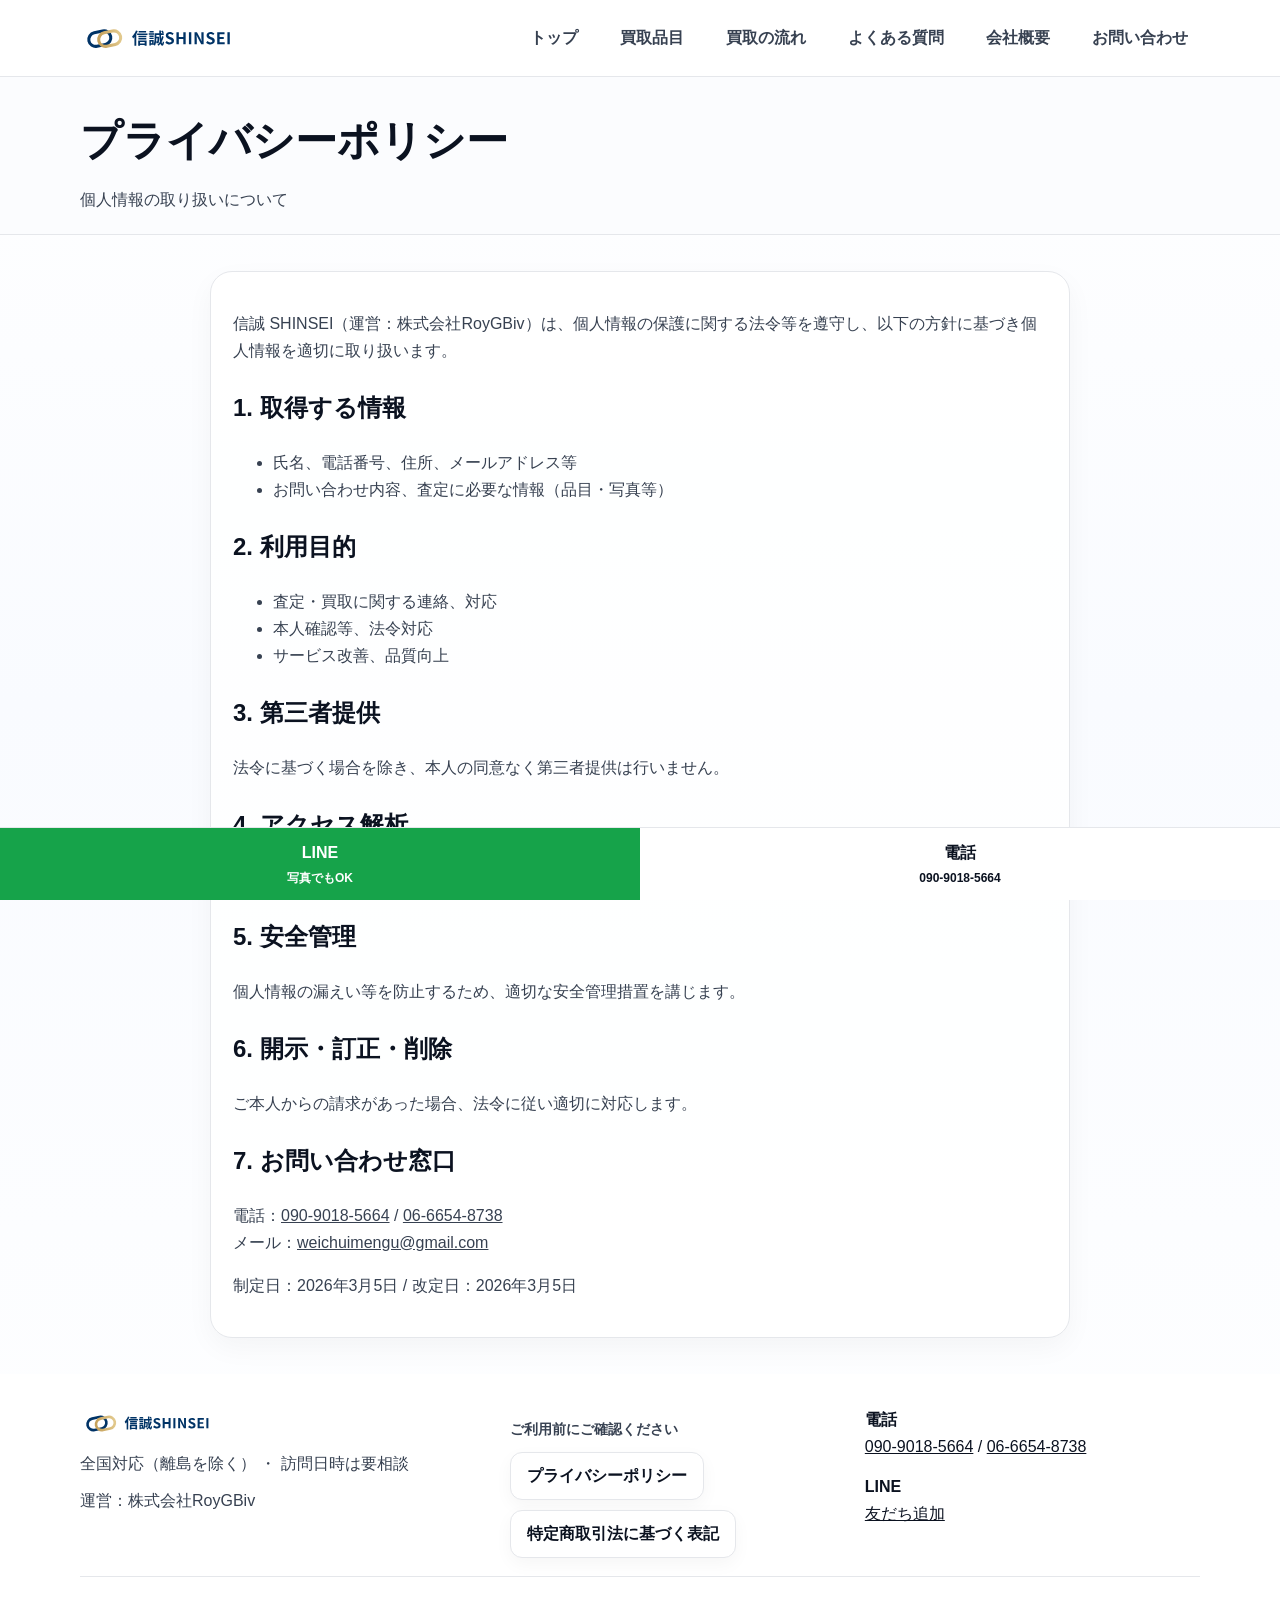
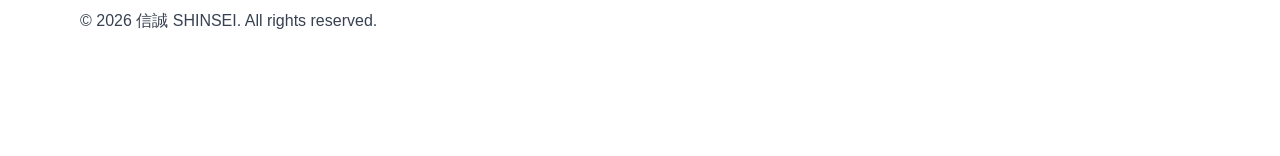
<file: privacy.html>
<!doctype html>
<html lang="ja">
<head>
  <meta charset="utf-8">
  <meta name="viewport" content="width=device-width, initial-scale=1">
  <title>プライバシーポリシー｜信誠 SHINSEI</title>
  <meta name="description" content="個人情報の取り扱いについて掲載しています。">
  <link rel="canonical" href="https://weichuimengu-bit.github.io/sxtutixyou66kaitori/privacy.html">
  <meta property="og:type" content="website">
  <meta property="og:site_name" content="信誠 SHINSEI">
  <meta property="og:title" content="プライバシーポリシー｜信誠 SHINSEI">
  <meta property="og:description" content="個人情報の取り扱いについて掲載しています。">
  <meta property="og:url" content="https://weichuimengu-bit.github.io/sxtutixyou66kaitori/privacy.html">
  <meta property="og:image" content="https://weichuimengu-bit.github.io/sxtutixyou66kaitori/ogp.png">
  <meta name="theme-color" content="#0B1220">
  <link rel="icon" href="favicon.svg" type="image/svg+xml">
  <link rel="stylesheet" href="styles.css">
  <script type="application/ld+json">
  {
    "@context": "https://schema.org",
    "@type": "LocalBusiness",
    "name": "信誠 SHINSEI",
    "legalName": "株式会社RoyGBiv",
    "url": "https://weichuimengu-bit.github.io/sxtutixyou66kaitori/",
    "telephone": ["06-6654-8738", "090-9018-5664"],
    "email": "weichuimengu@gmail.com",
    "address": {
      "@type": "PostalAddress",
      "streetAddress": "〒546-0024 大阪府大阪市東住吉区公園南矢田2丁目16-19 公園南2山本-C号",
      "postalCode": "546-0024",
      "addressCountry": "JP"
    },
    "areaServed": "JP"
  }
  </script>
</head>
<body>
  <a href="#main" class="skip-link">本文へスキップ</a>

  <header class="site-header">
    <div class="container header-inner">
      <a href="index.html" class="brand" aria-label="信誠 SHINSEI トップへ">
        <img src="logo.svg" alt="信誠 SHINSEI" class="brand-logo">
      </a>

      <button class="nav-toggle" type="button" aria-expanded="false" aria-controls="global-nav">
        <span class="nav-toggle__icon" aria-hidden="true"></span>
        <span class="nav-toggle__label">メニュー</span>
      </button>

      <nav id="global-nav" class="site-nav" aria-label="グローバルナビ">
        <a href="index.html">トップ</a>
        <a href="items.html">買取品目</a>
        <a href="flow.html">買取の流れ</a>
        <a href="faq.html">よくある質問</a>
        <a href="company.html">会社概要</a>
        <a href="contact.html">お問い合わせ</a>
      </nav>
    </div>
  </header>

  <main id="main">

<section class="page-hero">
  <div class="container">
    <h1>プライバシーポリシー</h1>
    <p>個人情報の取り扱いについて</p>
  </div>
</section>

<section class="section">
  <div class="container narrow prose">
    <p>信誠 SHINSEI（運営：株式会社RoyGBiv）は、個人情報の保護に関する法令等を遵守し、以下の方針に基づき個人情報を適切に取り扱います。</p>

    <h2>1. 取得する情報</h2>
    <ul>
      <li>氏名、電話番号、住所、メールアドレス等</li>
      <li>お問い合わせ内容、査定に必要な情報（品目・写真等）</li>
    </ul>

    <h2>2. 利用目的</h2>
    <ul>
      <li>査定・買取に関する連絡、対応</li>
      <li>本人確認等、法令対応</li>
      <li>サービス改善、品質向上</li>
    </ul>

    <h2>3. 第三者提供</h2>
    <p>法令に基づく場合を除き、本人の同意なく第三者提供は行いません。</p>

    <h2>4. アクセス解析</h2>
    <p>アクセス解析ツール（Google Analytics等）は利用していません。</p>

    <h2>5. 安全管理</h2>
    <p>個人情報の漏えい等を防止するため、適切な安全管理措置を講じます。</p>

    <h2>6. 開示・訂正・削除</h2>
    <p>ご本人からの請求があった場合、法令に従い適切に対応します。</p>

    <h2>7. お問い合わせ窓口</h2>
    <p>電話：<a href="tel:09090185664">090-9018-5664</a> / <a href="tel:0666548738">06-6654-8738</a><br>
    メール：<a href="mailto:weichuimengu@gmail.com">weichuimengu@gmail.com</a></p>

    <p>制定日：2026年3月5日 / 改定日：2026年3月5日</p>
  </div>
</section>

  </main>

  
<footer class="site-footer">
  <div class="container">
    <div class="footer-top">
      <div class="footer-brand">
        <img src="logo.svg" alt="信誠 SHINSEI" class="footer-logo">
        <p class="footer-meta">全国対応（離島を除く） ・ 訪問日時は要相談</p>
        <p class="footer-meta">運営：株式会社RoyGBiv</p>
      </div>

      <div class="footer-links">
        <p class="footer-links__title">ご利用前にご確認ください</p>
        <div class="footer-docs">
          <a href="privacy.html" class="footer-doc-link">プライバシーポリシー</a>
          <a href="tokushoho.html" class="footer-doc-link">特定商取引法に基づく表記</a>
        </div>
      </div>

      <div class="footer-contact">
        <p><strong>電話</strong><br><a href="tel:09090185664">090-9018-5664</a> / <a href="tel:0666548738">06-6654-8738</a></p>
        <p><strong>LINE</strong><br><a href="https://lin.ee/e8Pu3CO" target="_blank" rel="noopener noreferrer">友だち追加</a></p>
      </div>
    </div>

    <div class="footer-bottom">
      <p>© 2026 信誠 SHINSEI. All rights reserved.</p>
    </div>
  </div>
</footer>

<div class="cta-bar" aria-label="固定CTA">
  <a href="https://lin.ee/e8Pu3CO" target="_blank" rel="noopener noreferrer" class="cta-bar__line">LINE<br><span>写真でもOK</span></a>
  <a href="tel:09090185664" class="cta-bar__tel">電話<br><span>090-9018-5664</span></a>
</div>

<script src="main.js"></script>

</body>
</html>
</file>
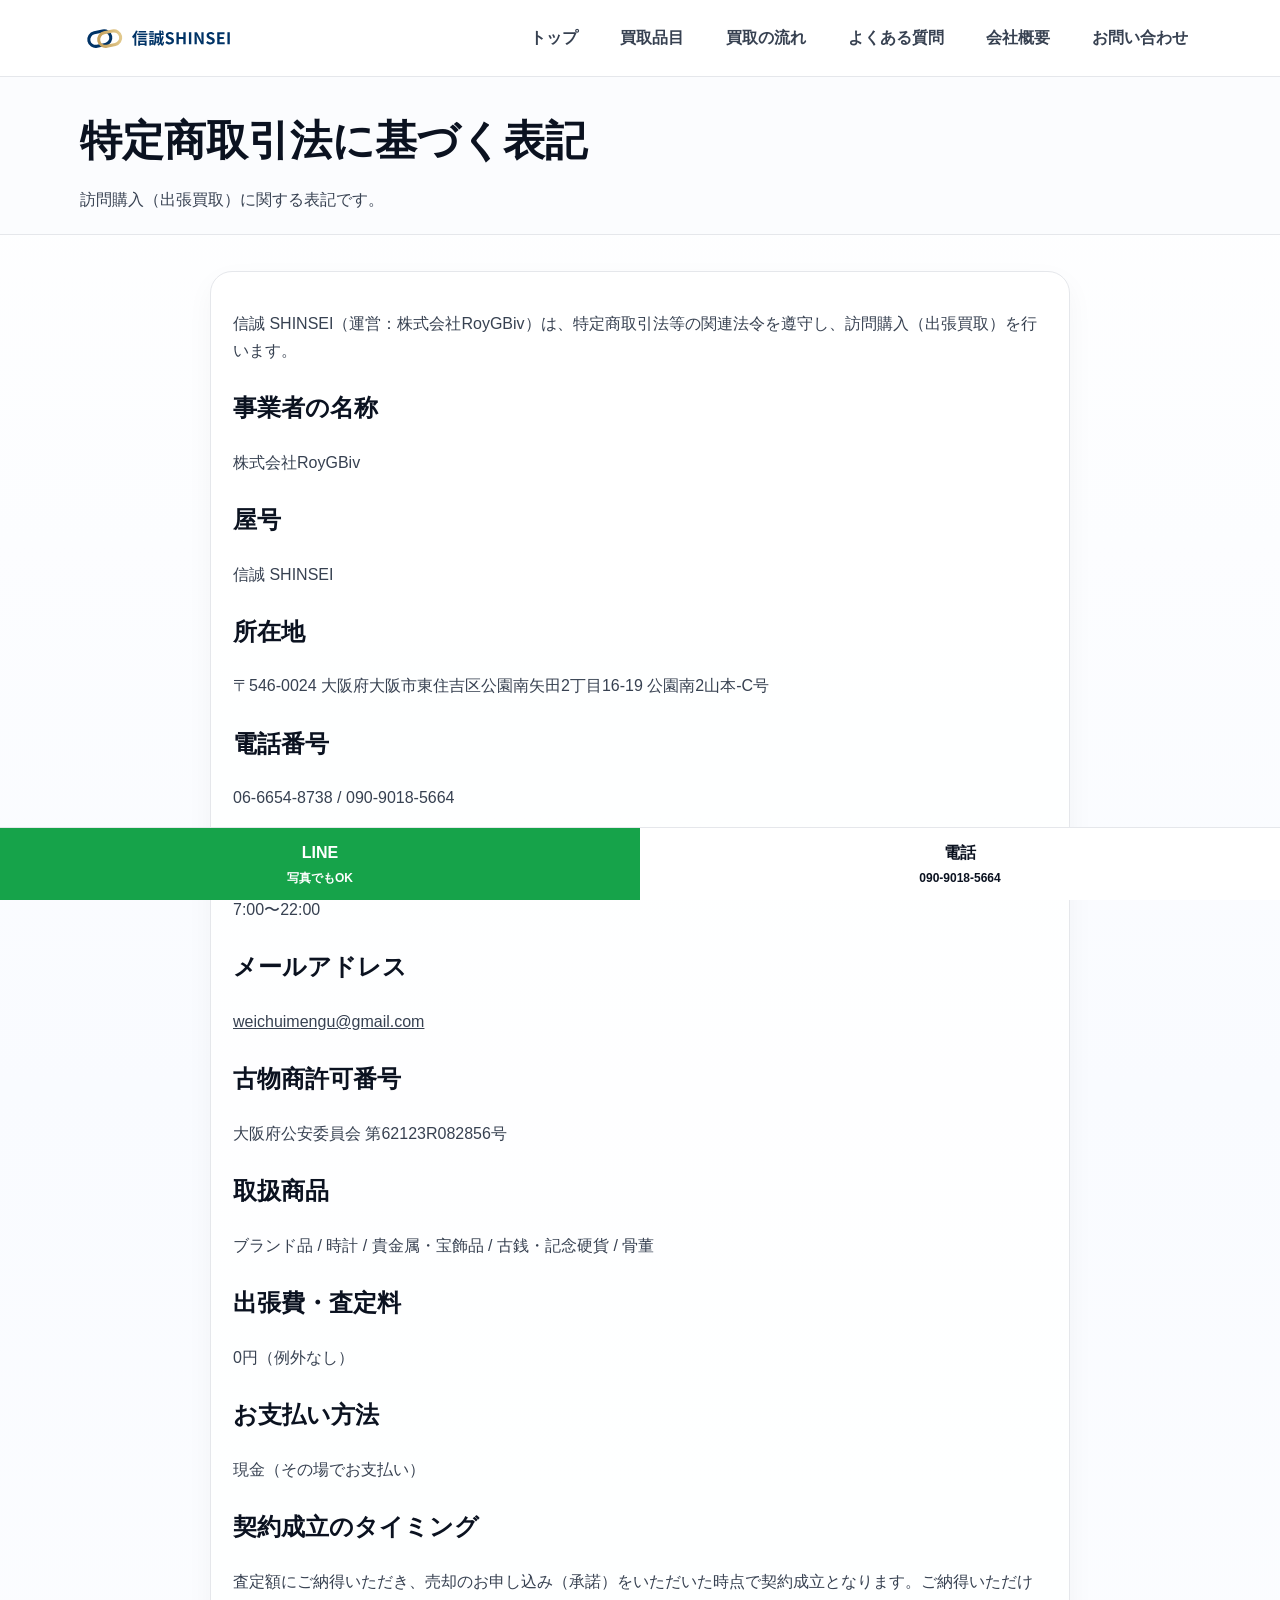
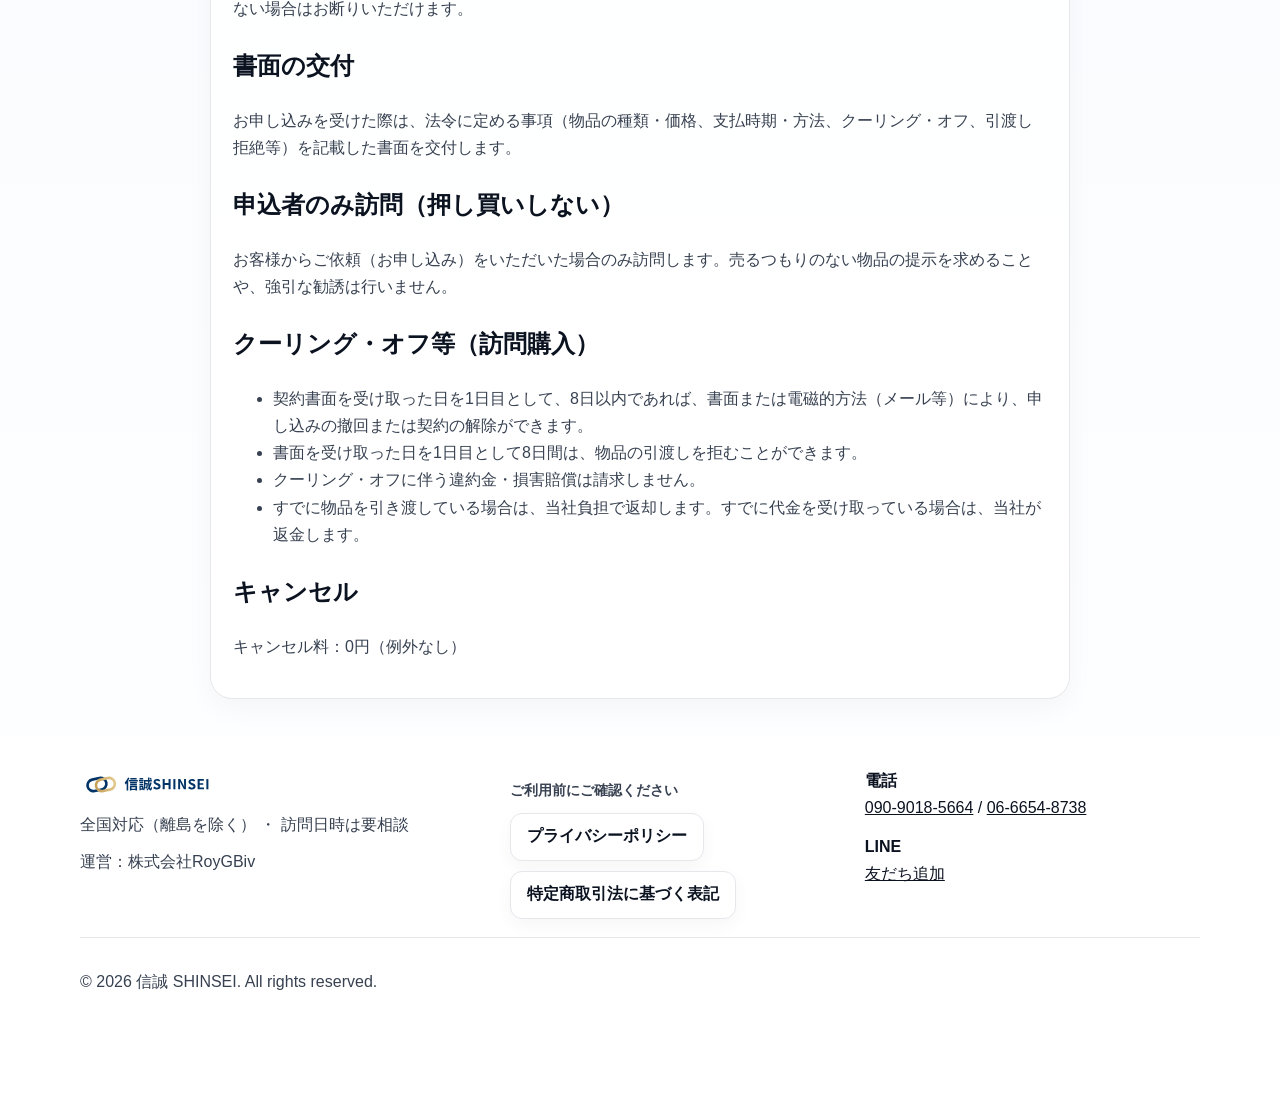
<file: tokushoho.html>
<!doctype html>
<html lang="ja">
<head>
  <meta charset="utf-8">
  <meta name="viewport" content="width=device-width, initial-scale=1">
  <title>特定商取引法に基づく表記｜信誠 SHINSEI</title>
  <meta name="description" content="訪問購入（出張買取）に関する事業者情報とクーリング・オフ等を掲載しています。">
  <link rel="canonical" href="https://weichuimengu-bit.github.io/sxtutixyou66kaitori/tokushoho.html">
  <meta property="og:type" content="website">
  <meta property="og:site_name" content="信誠 SHINSEI">
  <meta property="og:title" content="特定商取引法に基づく表記｜信誠 SHINSEI">
  <meta property="og:description" content="訪問購入（出張買取）に関する事業者情報とクーリング・オフ等を掲載しています。">
  <meta property="og:url" content="https://weichuimengu-bit.github.io/sxtutixyou66kaitori/tokushoho.html">
  <meta property="og:image" content="https://weichuimengu-bit.github.io/sxtutixyou66kaitori/ogp.png">
  <meta name="theme-color" content="#0B1220">
  <link rel="icon" href="favicon.svg" type="image/svg+xml">
  <link rel="stylesheet" href="styles.css">
  <script type="application/ld+json">
  {
    "@context": "https://schema.org",
    "@type": "LocalBusiness",
    "name": "信誠 SHINSEI",
    "legalName": "株式会社RoyGBiv",
    "url": "https://weichuimengu-bit.github.io/sxtutixyou66kaitori/",
    "telephone": ["06-6654-8738", "090-9018-5664"],
    "email": "weichuimengu@gmail.com",
    "address": {
      "@type": "PostalAddress",
      "streetAddress": "〒546-0024 大阪府大阪市東住吉区公園南矢田2丁目16-19 公園南2山本-C号",
      "postalCode": "546-0024",
      "addressCountry": "JP"
    },
    "areaServed": "JP"
  }
  </script>
</head>
<body>
  <a href="#main" class="skip-link">本文へスキップ</a>

  <header class="site-header">
    <div class="container header-inner">
      <a href="index.html" class="brand" aria-label="信誠 SHINSEI トップへ">
        <img src="logo.svg" alt="信誠 SHINSEI" class="brand-logo">
      </a>

      <button class="nav-toggle" type="button" aria-expanded="false" aria-controls="global-nav">
        <span class="nav-toggle__icon" aria-hidden="true"></span>
        <span class="nav-toggle__label">メニュー</span>
      </button>

      <nav id="global-nav" class="site-nav" aria-label="グローバルナビ">
        <a href="index.html">トップ</a>
        <a href="items.html">買取品目</a>
        <a href="flow.html">買取の流れ</a>
        <a href="faq.html">よくある質問</a>
        <a href="company.html">会社概要</a>
        <a href="contact.html">お問い合わせ</a>
      </nav>
    </div>
  </header>

  <main id="main">

<section class="page-hero">
  <div class="container">
    <h1>特定商取引法に基づく表記</h1>
    <p>訪問購入（出張買取）に関する表記です。</p>
  </div>
</section>

<section class="section">
  <div class="container narrow prose">
    <p>信誠 SHINSEI（運営：株式会社RoyGBiv）は、特定商取引法等の関連法令を遵守し、訪問購入（出張買取）を行います。</p>

    <h2>事業者の名称</h2>
    <p>株式会社RoyGBiv</p>

    <h2>屋号</h2>
    <p>信誠 SHINSEI</p>

    <h2>所在地</h2>
    <p>〒546-0024 大阪府大阪市東住吉区公園南矢田2丁目16-19 公園南2山本-C号</p>

    <h2>電話番号</h2>
    <p>06-6654-8738 / 090-9018-5664</p>

    <h2>受付時間</h2>
    <p>7:00〜22:00</p>

    <h2>メールアドレス</h2>
    <p><a href="mailto:weichuimengu@gmail.com">weichuimengu@gmail.com</a></p>

    <h2>古物商許可番号</h2>
    <p>大阪府公安委員会 第62123R082856号</p>

    <h2>取扱商品</h2>
    <p>ブランド品 / 時計 / 貴金属・宝飾品 / 古銭・記念硬貨 / 骨董</p>

    <h2>出張費・査定料</h2>
    <p>0円（例外なし）</p>

    <h2>お支払い方法</h2>
    <p>現金（その場でお支払い）</p>

    <h2>契約成立のタイミング</h2>
    <p>査定額にご納得いただき、売却のお申し込み（承諾）をいただいた時点で契約成立となります。ご納得いただけない場合はお断りいただけます。</p>

    <h2>書面の交付</h2>
    <p>お申し込みを受けた際は、法令に定める事項（物品の種類・価格、支払時期・方法、クーリング・オフ、引渡し拒絶等）を記載した書面を交付します。</p>

    <h2>申込者のみ訪問（押し買いしない）</h2>
    <p>お客様からご依頼（お申し込み）をいただいた場合のみ訪問します。売るつもりのない物品の提示を求めることや、強引な勧誘は行いません。</p>

    <h2>クーリング・オフ等（訪問購入）</h2>
    <ul>
      <li>契約書面を受け取った日を1日目として、8日以内であれば、書面または電磁的方法（メール等）により、申し込みの撤回または契約の解除ができます。</li>
      <li>書面を受け取った日を1日目として8日間は、物品の引渡しを拒むことができます。</li>
      <li>クーリング・オフに伴う違約金・損害賠償は請求しません。</li>
      <li>すでに物品を引き渡している場合は、当社負担で返却します。すでに代金を受け取っている場合は、当社が返金します。</li>
    </ul>

    <h2>キャンセル</h2>
    <p>キャンセル料：0円（例外なし）</p>
  </div>
</section>

  </main>

  
<footer class="site-footer">
  <div class="container">
    <div class="footer-top">
      <div class="footer-brand">
        <img src="logo.svg" alt="信誠 SHINSEI" class="footer-logo">
        <p class="footer-meta">全国対応（離島を除く） ・ 訪問日時は要相談</p>
        <p class="footer-meta">運営：株式会社RoyGBiv</p>
      </div>

      <div class="footer-links">
        <p class="footer-links__title">ご利用前にご確認ください</p>
        <div class="footer-docs">
          <a href="privacy.html" class="footer-doc-link">プライバシーポリシー</a>
          <a href="tokushoho.html" class="footer-doc-link">特定商取引法に基づく表記</a>
        </div>
      </div>

      <div class="footer-contact">
        <p><strong>電話</strong><br><a href="tel:09090185664">090-9018-5664</a> / <a href="tel:0666548738">06-6654-8738</a></p>
        <p><strong>LINE</strong><br><a href="https://lin.ee/e8Pu3CO" target="_blank" rel="noopener noreferrer">友だち追加</a></p>
      </div>
    </div>

    <div class="footer-bottom">
      <p>© 2026 信誠 SHINSEI. All rights reserved.</p>
    </div>
  </div>
</footer>

<div class="cta-bar" aria-label="固定CTA">
  <a href="https://lin.ee/e8Pu3CO" target="_blank" rel="noopener noreferrer" class="cta-bar__line">LINE<br><span>写真でもOK</span></a>
  <a href="tel:09090185664" class="cta-bar__tel">電話<br><span>090-9018-5664</span></a>
</div>

<script src="main.js"></script>

</body>
</html>
</file>
<file: styles.css>
:root{
  --bg:#ffffff;
  --ink:#0B1220;
  --muted:#374151;
  --line:#E5E7EB;
  --blue:#2563EB;
  --green:#16A34A;
  --gold:#C9A227;
  --light:#F8FAFC;
}
*{box-sizing:border-box}
html{scroll-behavior:smooth}
body{
  margin:0;
  font-family:-apple-system,BlinkMacSystemFont,"Hiragino Kaku Gothic ProN","Yu Gothic","Meiryo",sans-serif;
  color:var(--ink);
  background:linear-gradient(180deg,#ffffff,#f9fbff 40%,#ffffff);
  font-size:16px;
  line-height:1.7;
  padding-bottom:88px;
}
img{max-width:100%;height:auto}
a{color:inherit}
.container{width:min(1120px,92vw);margin:0 auto}
.narrow{width:min(860px,92vw);margin:0 auto}
.skip-link{position:absolute;left:-999px;top:0}
.skip-link:focus{left:12px;top:12px;background:#fff;padding:10px 14px;border:1px solid var(--line);border-radius:10px}
.site-header{
  position:sticky;top:0;z-index:40;
  background:rgba(255,255,255,.92);
  backdrop-filter:blur(8px);
  border-bottom:1px solid var(--line);
}
.header-inner{
  display:flex;align-items:center;justify-content:space-between;gap:16px;min-height:76px;
}
.brand-logo{width:210px;display:block}
.site-nav{display:flex;gap:18px;align-items:center}
.site-nav a{
  text-decoration:none;color:var(--muted);font-weight:700;padding:10px 12px;border-radius:12px;
}
.site-nav a:hover{background:#f3f4f6;color:var(--ink)}
.site-nav a.is-active{color:var(--ink)}
.nav-toggle{
  display:none;align-items:center;gap:10px;min-height:48px;padding:10px 16px;
  border:1px solid var(--line);border-radius:16px;background:#fff;color:var(--ink);
}
.nav-toggle__icon{width:18px;height:2px;background:var(--ink);position:relative;display:block}
.nav-toggle__icon::before,.nav-toggle__icon::after{
  content:"";position:absolute;left:0;width:18px;height:2px;background:var(--ink);
}
.nav-toggle__icon::before{top:-6px}
.nav-toggle__icon::after{top:6px}
.nav-toggle__label{font-weight:700}

.hero{
  padding:44px 0 28px;
  background:
    radial-gradient(700px 280px at 0% 0%, rgba(37,99,235,.08), transparent 60%),
    radial-gradient(700px 280px at 100% 0%, rgba(201,162,39,.08), transparent 60%);
}
.hero-inner{display:grid;grid-template-columns:1.2fr .8fr;gap:24px;align-items:start}
.hero-kicker{margin:0 0 10px;color:var(--muted);font-weight:700}
.hero h1{margin:0 0 12px;font-size:clamp(34px,5vw,56px);line-height:1.15;letter-spacing:.01em}
.hero-lead{margin:0 0 18px;font-size:clamp(18px,2.5vw,22px);color:var(--muted)}
.hero-actions,.section-cta{display:flex;gap:12px;flex-wrap:wrap}
.btn{
  display:inline-flex;align-items:center;justify-content:center;min-height:56px;padding:14px 20px;
  border-radius:18px;font-weight:800;text-decoration:none;border:1px solid transparent;transition:.15s ease;
}
.btn:hover{transform:translateY(-1px)}
.btn-primary{background:var(--blue);color:#fff;box-shadow:0 14px 30px rgba(37,99,235,.22)}
.btn-outline{background:#fff;color:var(--ink);border-color:var(--line)}
.hero-panel,.split-card,.card,.prose,.contact-form,.info-table,.faq-item{
  background:rgba(255,255,255,.88);
  border:1px solid var(--line);
  border-radius:22px;
  box-shadow:0 10px 28px rgba(0,0,0,.04);
}
.hero-panel{padding:22px}
.hero-panel h2,.split-card h2,.section-head h2{margin:0 0 10px;font-size:clamp(24px,3vw,32px)}
.hero-panel__list{margin:14px 0 18px;padding-left:18px;color:var(--muted)}
.hero-panel__contact p{margin:0 0 10px}
.trust-grid{display:grid;grid-template-columns:repeat(2,minmax(0,1fr));gap:10px;margin-top:18px}
.trust-pill{
  background:#fff;border:1px solid var(--line);border-radius:999px;min-height:48px;display:flex;
  align-items:center;justify-content:center;padding:10px 14px;font-weight:800;color:var(--muted)
}
.section{padding:36px 0}
.section-alt{background:linear-gradient(180deg,#fbfcfe,#f8fafc);border-top:1px solid var(--line);border-bottom:1px solid var(--line)}
.section-head p,.page-hero p{margin:0;color:var(--muted)}
.card-grid{display:grid;grid-template-columns:repeat(3,minmax(0,1fr));gap:16px}
.card{padding:18px}
.card h3,.card h2{margin:0 0 8px;font-size:20px}
.card p{margin:0;color:var(--muted)}
.card-emphasis{background:linear-gradient(180deg,#ffffff,#f8fbff)}
.split{display:grid;grid-template-columns:1fr 1fr;gap:18px}
.split-card{padding:22px}
.steps{list-style:none;padding:0;margin:0;display:grid;gap:18px}
.steps li{display:grid;grid-template-columns:52px 1fr;gap:14px;align-items:start}
.step-num{
  width:52px;height:52px;border-radius:999px;background:var(--blue);color:#fff;
  display:flex;align-items:center;justify-content:center;font-weight:900;font-size:22px;
  box-shadow:0 10px 20px rgba(37,99,235,.18)
}
.steps li:nth-child(2) .step-num{background:var(--green);box-shadow:0 10px 20px rgba(22,163,74,.18)}
.steps li:nth-child(3) .step-num{background:var(--gold);box-shadow:0 10px 20px rgba(201,162,39,.18)}
.steps h3,.steps h2{margin:0 0 4px;font-size:22px}
.steps p{margin:0;color:var(--muted)}
.steps small{display:block;margin-top:6px;color:var(--muted)}
.bullet-list{margin:0;padding-left:20px}
.bullet-list li{margin:8px 0}
.ordered{padding-left:22px}
.page-hero{padding:28px 0 20px;border-bottom:1px solid var(--line);background:#fbfcfe}
.page-hero h1{margin:0 0 10px;font-size:clamp(28px,4vw,42px)}
.info-table{display:grid;grid-template-columns:220px 1fr;overflow:hidden}
.info-table>div{padding:14px 18px;border-bottom:1px solid var(--line)}
.info-table>div:nth-last-child(-n+2){border-bottom:0}
.info-table>div:nth-child(odd){background:#fafafa}
.contact-stack p{margin:12px 0 0}
.contact-form{padding:18px}
.form-row{margin-bottom:16px}
.form-row label{display:block;margin-bottom:6px;font-weight:800}
.form-row input,.form-row textarea{
  width:100%;min-height:52px;padding:12px 14px;border:1px solid var(--line);border-radius:14px;
  font-size:16px;font-family:inherit
}
.form-row textarea{min-height:140px;resize:vertical}
.error{display:block;color:#b91c1c;min-height:20px;font-size:14px;margin-top:6px}
.success{margin-top:12px;color:#166534;font-weight:700}
.faq-item{padding:18px 20px;margin-bottom:12px}
.faq-item summary{cursor:pointer;font-weight:800}
.faq-item p{margin:12px 0 0;color:var(--muted)}
.prose{padding:22px}
.prose h2{margin-top:24px}
.prose p,.prose li{color:var(--muted)}
.site-footer{padding:32px 0 18px;background:#fff}
.footer-top{display:grid;grid-template-columns:1.1fr .9fr .9fr;gap:20px;align-items:start}
.footer-logo{width:180px;display:block}
.footer-meta{margin:10px 0 0;color:var(--muted)}
.footer-links{margin-top:12px}
.footer-links__title{margin:0 0 10px;font-size:14px;color:var(--muted);font-weight:700}
.footer-docs{display:flex;flex-wrap:wrap;gap:10px}
.footer-doc-link{
  display:inline-flex;align-items:center;justify-content:center;min-height:48px;padding:12px 16px;
  border:1px solid var(--line);border-radius:12px;background:#fff;color:var(--ink);text-decoration:none;
  font-weight:700;line-height:1.3;box-shadow:0 6px 18px rgba(0,0,0,.04)
}
.footer-doc-link:hover{background:#f9fafb}
.footer-contact p{margin:0 0 12px}
.footer-bottom{margin-top:18px;padding-top:14px;border-top:1px solid var(--line);color:var(--muted)}
.cta-bar{
  position:fixed;left:0;right:0;bottom:0;display:grid;grid-template-columns:1fr 1fr;z-index:60;
  background:rgba(255,255,255,.96);backdrop-filter:blur(10px);border-top:1px solid var(--line)
}
.cta-bar a{
  min-height:72px;text-decoration:none;display:flex;flex-direction:column;align-items:center;justify-content:center;
  font-weight:900
}
.cta-bar__line{background:var(--green);color:#fff}
.cta-bar__tel{background:#fff;color:var(--ink)}
.cta-bar span{font-size:12px;font-weight:700;margin-top:2px}
@media (max-width:960px){
  .hero-inner,.split,.footer-top{grid-template-columns:1fr}
  .card-grid{grid-template-columns:repeat(2,minmax(0,1fr))}
  .info-table{grid-template-columns:1fr}
}
@media (max-width:720px){
  body{padding-bottom:96px}
  .site-nav{
    position:fixed;inset:76px 12px auto 12px;background:#fff;border:1px solid var(--line);border-radius:18px;
    box-shadow:0 18px 40px rgba(0,0,0,.10);padding:12px;display:none;flex-direction:column;gap:8px
  }
  .site-nav.is-open{display:flex}
  .site-nav a{width:100%}
  .nav-toggle{display:inline-flex}
  .card-grid{grid-template-columns:1fr}
  .trust-grid{grid-template-columns:1fr}
  .footer-docs{flex-direction:column}
  .footer-doc-link{width:100%}
  .brand-logo{width:180px}
}
</file>
